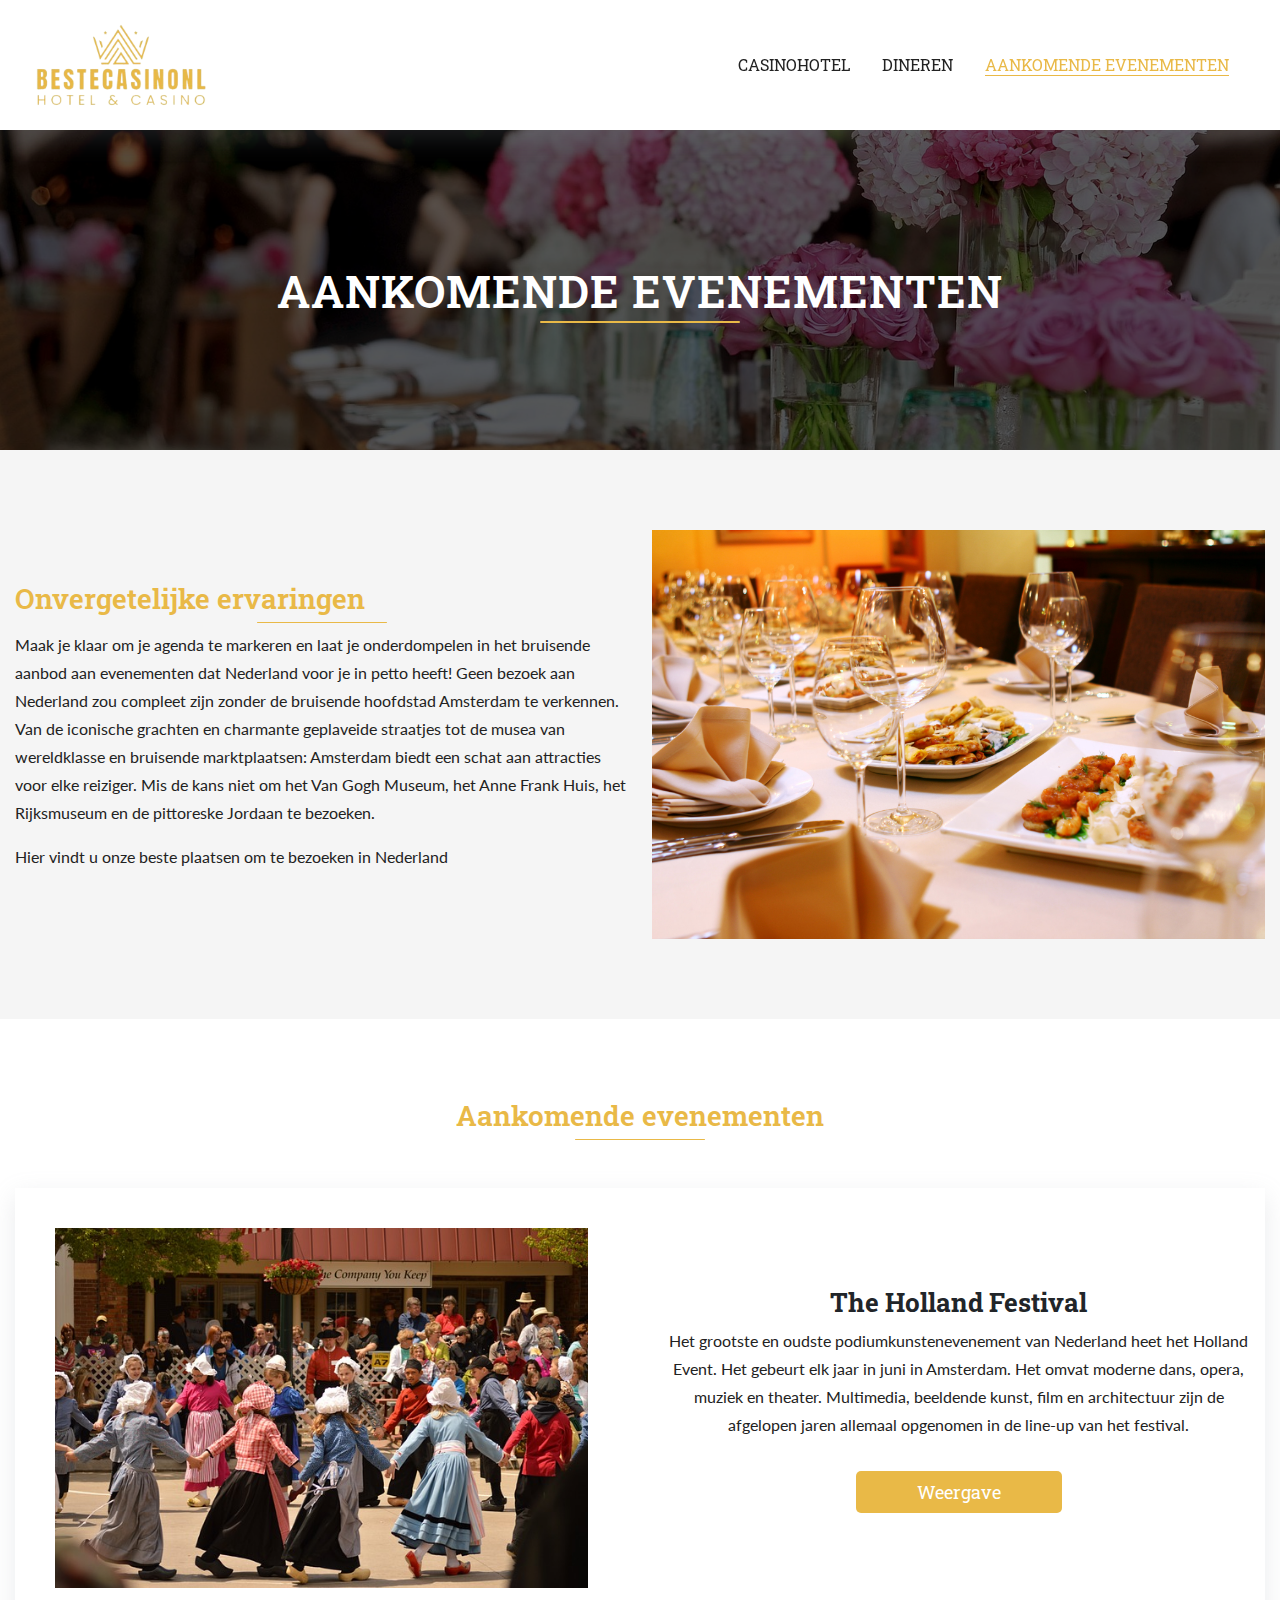
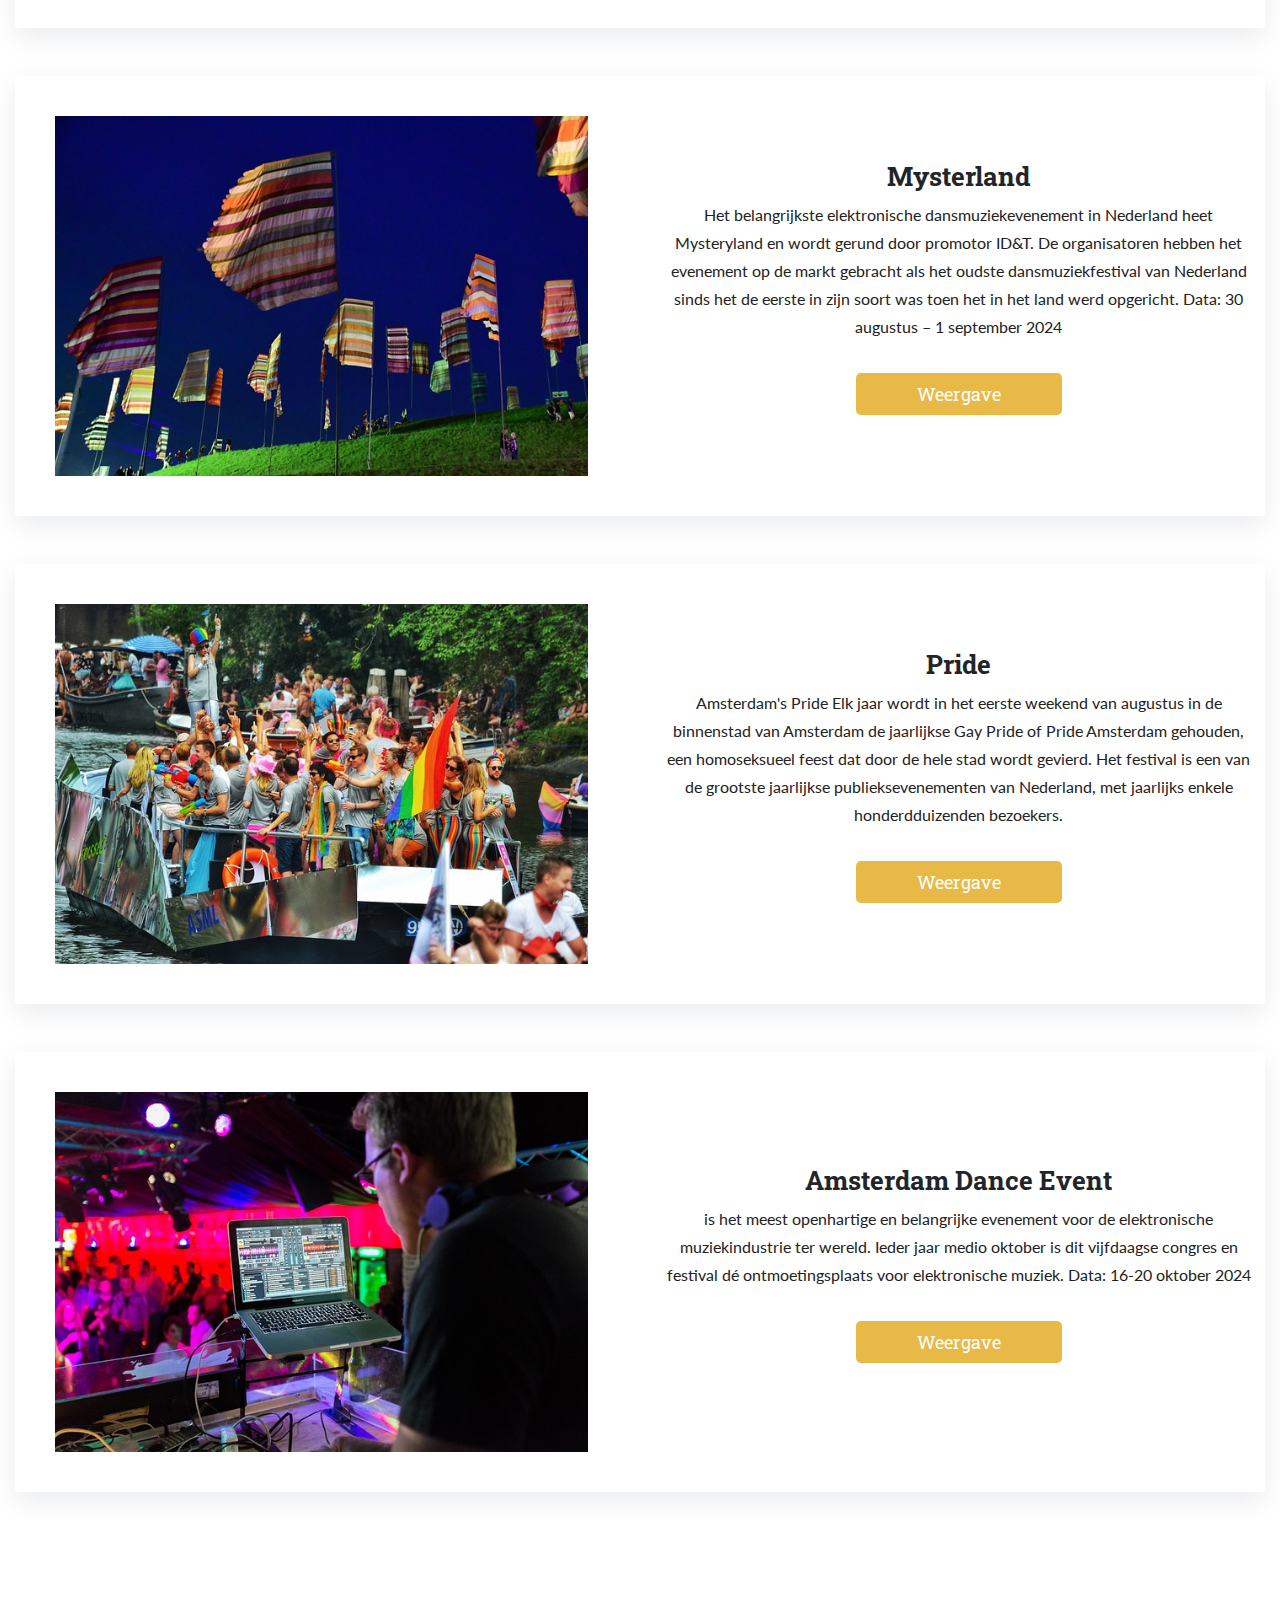
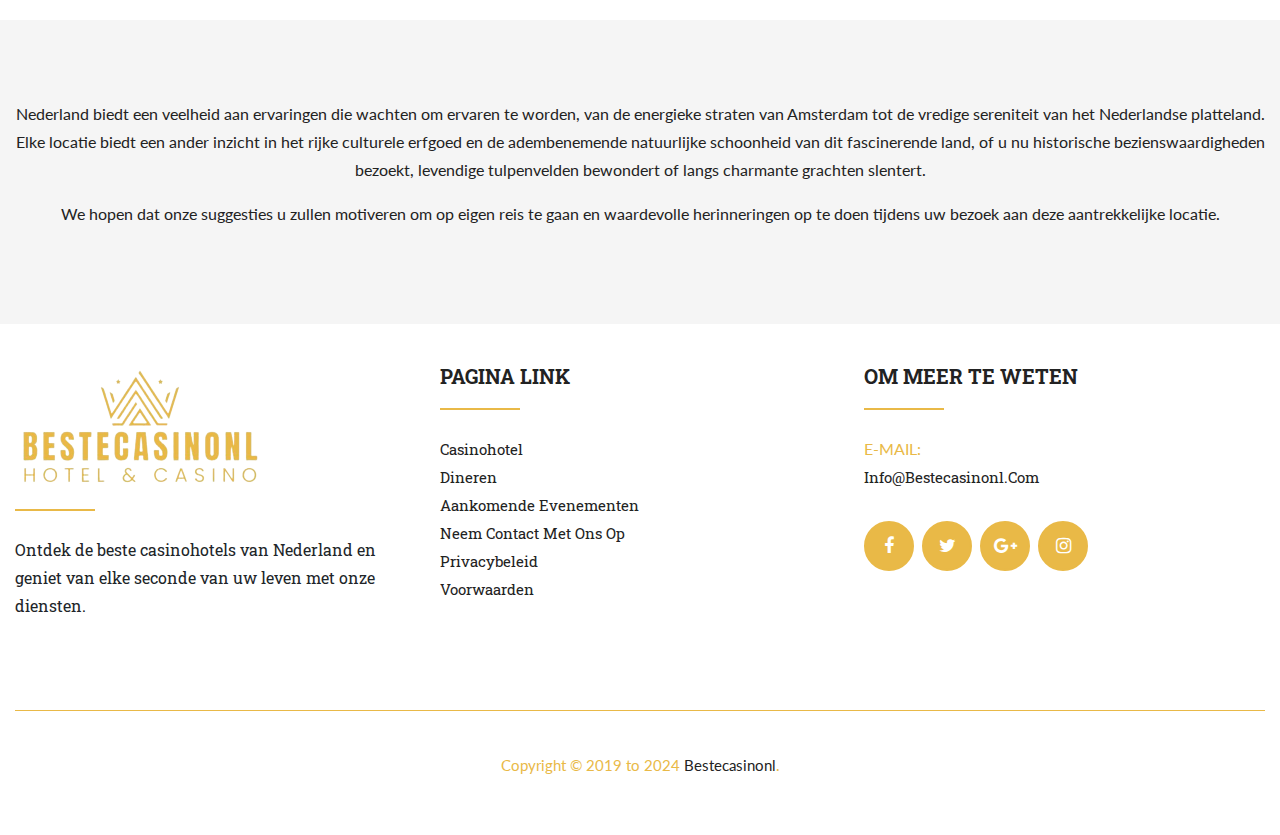
<file: Aankomende-evenementen.html>
<!DOCTYPE html>
<html lang="fr">

<head>
    <meta charset="UTF-8">
    <meta name="viewport" content="width=device-width, initial-scale=1.0">
    <title>Aankomende evenementen</title>
    <link rel="icon" href="assets/images/favicon.png" type="image/x-icon">
    <link rel="stylesheet" href="./assets/css/bootstrap.css">
    <link rel="stylesheet" href="./assets/css/style.css">
    <link rel="stylesheet" href="./assets/css/responsive.css">
    <!-- font  -->
    <link rel="stylesheet" href="https://cdnjs.cloudflare.com/ajax/libs/font-awesome/4.7.0/css/font-awesome.min.css">

    <link rel="preconnect" href="https://fonts.googleapis.com">
    <link rel="preconnect" href="https://fonts.gstatic.com" crossorigin>
    <link
        href="https://fonts.googleapis.com/css2?family=Cardo:wght@700&family=Cormorant+Garamond:wght@400;500;600;700&family=Lora:wght@400;500&family=Montserrat:wght@400;500;600&family=Palanquin+Dark:wght@500;600;700&family=Playfair+Display:wght@500;600;700&family=Roboto:wght@400;500&display=swap"
        rel="stylesheet">

    <link rel="preconnect" href="https://fonts.googleapis.com">
    <link rel="preconnect" href="https://fonts.gstatic.com" crossorigin>
    <link
        href="https://fonts.googleapis.com/css2?family=Cardo:wght@700&family=Cormorant+Garamond:wght@400;500;600;700&family=Lora:wght@400;500&family=Montserrat:wght@300;400;500&family=Palanquin+Dark:wght@500;600;700&family=Playfair+Display:wght@500;600;700&family=Roboto:wght@400;500&display=swap"
        rel="stylesheet">
</head>

<body>
    <!-- header -->
    <header>
        <nav class="nav container">
            <input type="checkbox" id="nav-check">
            <div class="nav-header">
                <div class="nav-title">
                    <a href="index.html" class="logo"><img src="assets/images/logo.png" alt="" class="img-fluid"></a>
                </div>
            </div>
            <div class="nav-btn">
                <label for="nav-check">
                    <span></span>
                    <span></span>
                    <span></span>
                </label>
            </div>
            <ul class="nav-list">
                <li><a href="casinohotel.html">Casinohotel</a></li>
                <li><a href="dineren.html">Dineren</a></li>
                <li><a href="Aankomende-evenementen.html" class="active">Aankomende evenementen</a></li>

            </ul>
        </nav>
    </header>
    <!-- banner -->
    <div id="banner" class="sub_banner home_page_banner">
        <img src="assets/images/eventsbanner.jpg" alt="sub_banner_img">
        <div class="container">
            <div class="sub_banner_content text-center">
                <div class="container">
                    <h1>Aankomende evenementen</h1>

                </div>


            </div>
        </div>
    </div>


    <div class="after_banner_section section">
        <div class="container">
            <div class="row align-items-center">
                <div class="col-lg-6">
                    <div class="left_side_ab">
                        <h2 class="mb-3">Onvergetelijke ervaringen</h2>
                        <p>Maak je klaar om je agenda te markeren en laat je onderdompelen in het bruisende aanbod aan
                            evenementen dat Nederland voor je in petto heeft! Geen bezoek aan Nederland zou compleet
                            zijn
                            zonder de bruisende hoofdstad Amsterdam te verkennen. Van de iconische grachten en charmante
                            geplaveide straatjes tot de musea van wereldklasse en bruisende marktplaatsen: Amsterdam
                            biedt
                            een schat aan attracties voor elke reiziger. Mis de kans niet om het Van Gogh Museum, het
                            Anne
                            Frank Huis, het Rijksmuseum en de pittoreske Jordaan te bezoeken.

                        </p>
                        <p>Hier vindt u onze beste plaatsen om te bezoeken in Nederland
                        </p>

                    </div>
                </div>
                <div class="col-lg-6">
                    <div class="right_side_ab">
                        <img src="assets/images/eventaside.jpg" alt="" class="img-fluid">
                    </div>
                </div>
            </div>
        </div>
    </div>


    <!-- luxury_hotels -->

    <div class="luxury_hotels section">
        <div class="container">
            <div class="row">
                <div class="col text-center mb-5">
                    <h2>Aankomende evenementen</h2>
                </div>
            </div>
            <div class="luxury_hotels_inner mb-5">
                <div class="row justify-content-center align-items-center">
                    <div class="col-lg-6">
                        <div class="luxhotel_card_further">
                            <a href="https://www.hollandfestival.nl/en" target="_blank">
                                <img src="assets/images/hollandfest.jpg" alt="" class="img-fluid">
                            </a>

                        </div>
                    </div>
                    <div class="col-lg-6">

                        <div class="content_card text-center">
                            <h3 class="mb-2">The Holland Festival</h3>
                            <p>Het grootste en oudste podiumkunstenevenement van Nederland heet het Holland Event. Het
                                gebeurt
                                elk jaar in juni in Amsterdam. Het omvat moderne dans, opera, muziek en theater.
                                Multimedia,
                                beeldende kunst, film en architectuur zijn de afgelopen jaren allemaal opgenomen in de
                                line-up van
                                het festival.

                            </p>
                            <div class="text-center py-4">
                                <a href="https://www.hollandfestival.nl/en" class="common_btn"
                                    target="_blank">Weergave</a>
                            </div>
                        </div>
                    </div>
                </div>
            </div>

            <div class="luxury_hotels_inner mb-5">
                <div class="row justify-content-center align-items-center">
                    <div class="col-lg-6">
                        <div class="luxhotel_card_further">
                            <a href="https://www.mysteryland.nl/" target="_blank">
                                <img src="assets/images/masterland.jpg" alt="" class="img-fluid">
                            </a>

                        </div>
                    </div>
                    <div class="col-lg-6">

                        <div class="content_card text-center">
                            <h3 class="mb-2">Mysterland</h3>
                            <p>Het belangrijkste elektronische dansmuziekevenement in Nederland heet Mysteryland en
                                wordt
                                gerund door promotor ID&T. De organisatoren hebben het evenement op de markt gebracht
                                als het
                                oudste dansmuziekfestival van Nederland sinds het de eerste in zijn soort was toen het
                                in het land
                                werd opgericht.
                                Data: 30 augustus – 1 september 2024
                            </p>
                            <div class="text-center py-4">
                                <a href="https://www.mysteryland.nl/" class="common_btn" target="_blank">Weergave</a>
                            </div>
                        </div>
                    </div>
                </div>
            </div>

            <div class="luxury_hotels_inner mb-5">
                <div class="row justify-content-center align-items-center">
                    <div class="col-lg-6">
                        <div class="luxhotel_card_further">
                            <a href="https://pride.amsterdam/en/" target="_blank">
                                <img src="assets/images/pride.jpg" alt="" class="img-fluid">
                            </a>

                        </div>
                    </div>
                    <div class="col-lg-6">

                        <div class="content_card text-center">
                            <h3 class="mb-2">Pride</h3>
                            <p>Amsterdam's Pride Elk jaar wordt in het eerste weekend van augustus in de binnenstad van
                                Amsterdam de jaarlijkse Gay Pride of Pride Amsterdam gehouden, een homoseksueel feest
                                dat door
                                de hele stad wordt gevierd. Het festival is een van de grootste jaarlijkse
                                publieksevenementen van
                                Nederland, met jaarlijks enkele honderdduizenden bezoekers.
                            </p>
                            <div class="text-center py-4">
                                <a href="https://pride.amsterdam/en/" class="common_btn" target="_blank">Weergave</a>
                            </div>
                        </div>
                    </div>
                </div>
            </div>


            <div class="luxury_hotels_inner mb-5">
                <div class="row justify-content-center align-items-center">
                    <div class="col-lg-6">
                        <div class="luxhotel_card_further">
                            <a href="https://www.amsterdam-dance-event.nl/en/" target="_blank">
                                <img src="assets/images/events.jpg" alt="" class="img-fluid">
                            </a>

                        </div>
                    </div>
                    <div class="col-lg-6">

                        <div class="content_card text-center">
                            <h3 class="mb-2">Amsterdam Dance Event</h3>
                            <p>is het meest openhartige en belangrijke evenement voor de elektronische
                                muziekindustrie ter wereld. Ieder jaar medio oktober is dit vijfdaagse congres en
                                festival dé
                                ontmoetingsplaats voor elektronische muziek. Data: 16-20 oktober
                                2024</p>
                            <div class="text-center py-4">
                                <a href="https://www.amsterdam-dance-event.nl/en/" class="common_btn"
                                    target="_blank">Weergave</a>
                            </div>
                        </div>
                    </div>
                </div>
            </div>




        </div>
    </div>
    <!-- bottom_text_section -->
    <div class="bottom_text_section section">
        <div class="container">
            <div class="row">
                <div class="col text-center">

                    <p>Nederland biedt een veelheid aan ervaringen die wachten om ervaren te worden, van de energieke
                        straten van Amsterdam tot de vredige sereniteit van het Nederlandse platteland. Elke locatie
                        biedt
                        een ander inzicht in het rijke culturele erfgoed en de adembenemende natuurlijke schoonheid van
                        dit
                        fascinerende land, of u nu historische bezienswaardigheden bezoekt, levendige tulpenvelden
                        bewondert of langs charmante grachten slentert.
                    </p>
                    <p>We hopen dat onze suggesties u zullen motiveren om op eigen reis te gaan en waardevolle
                        herinneringen op te doen tijdens uw bezoek aan deze aantrekkelijke locatie.
                    </p>
                </div>
            </div>
        </div>
    </div>

    <!-- footer section start -->
    <div class="footer">
        <div class="container">
            <div class="row">
                <div class="col-lg-4 col-sm-12 col-xs-12">
                    <div class="self_footer">
                        <a href="index.html">
                            <h4><img src="assets/images/logo.png" alt="logo"></h4>
                        </a>
                        <ul>
                            <li>Ontdek de beste casinohotels van Nederland en geniet van elke seconde van uw leven met
                                onze diensten.
                            </li>
                        </ul>
                    </div>
                </div>
                <div class="col-lg-4 col-sm-12 col-xs-12">
                    <div class="self_footer self_footer_address">
                        <h4>

                            PAGINA LINK</h4>
                        <ul>
                            <li><a href="casinohotel.html">Casinohotel</a></li>
                            <li><a href="dineren.html">Dineren</a></li>
                            <li><a href="Aankomende-evenementen.html">Aankomende evenementen</a></li>
                            <li><a href="contactus.html">Neem contact met ons op</a></li>
                            <li><a href="privacy_policy.html">Privacybeleid</a></li>
                            <li><a href="terms_and_conditions.html">Voorwaarden</a></li>

                        </ul>
                    </div>
                </div>
                <div class="col-lg-4 col-sm-12 col-xs-12">
                    <div class="self_footer self_footer_address">
                        <h4>Om meer te weten
                        </h4>
                        <div class="email">
                            <p>E-MAIL:
                            </p>
                            <ul>
                                <li>
                                    <a href="mailto:info@bestecasinonl.com">info@bestecasinonl.com</a>
                                </li>
                            </ul>
                        </div>
                        <div class="social_profile">
                            <ul>
                                <li><a href="#"><i class="fa fa-facebook" aria-hidden="true"></i></a></li>
                                <li><a href="#"><i class="fa fa-twitter" aria-hidden="true"></i></a></li>
                                <li><a href="#"><i class="fa fa-google-plus" aria-hidden="true"></i></a></li>
                                <li><a href="#"><i class="fa fa-instagram" aria-hidden="true"></i></a></li>
                            </ul>
                        </div>
                    </div>
                </div>
            </div>
            <div class="row">
                <div class="col-lg-12 col-sm-12 col-xs-12">
                    <p class="copyright">Copyright © 2019 to 2024 <a href="#">Bestecasinonl</a>.</p>
                </div>
            </div>
        </div>
    </div>
    <!-- footer section end -->

    <script src="https://code.jquery.com/jquery-3.7.1.min.js"
        integrity="sha256-/JqT3SQfawRcv/BIHPThkBvs0OEvtFFmqPF/lYI/Cxo=" crossorigin="anonymous"></script>
    <script src="./assets/js/bootstrap.bundle.js"></script>

</body>

</html>
</file>
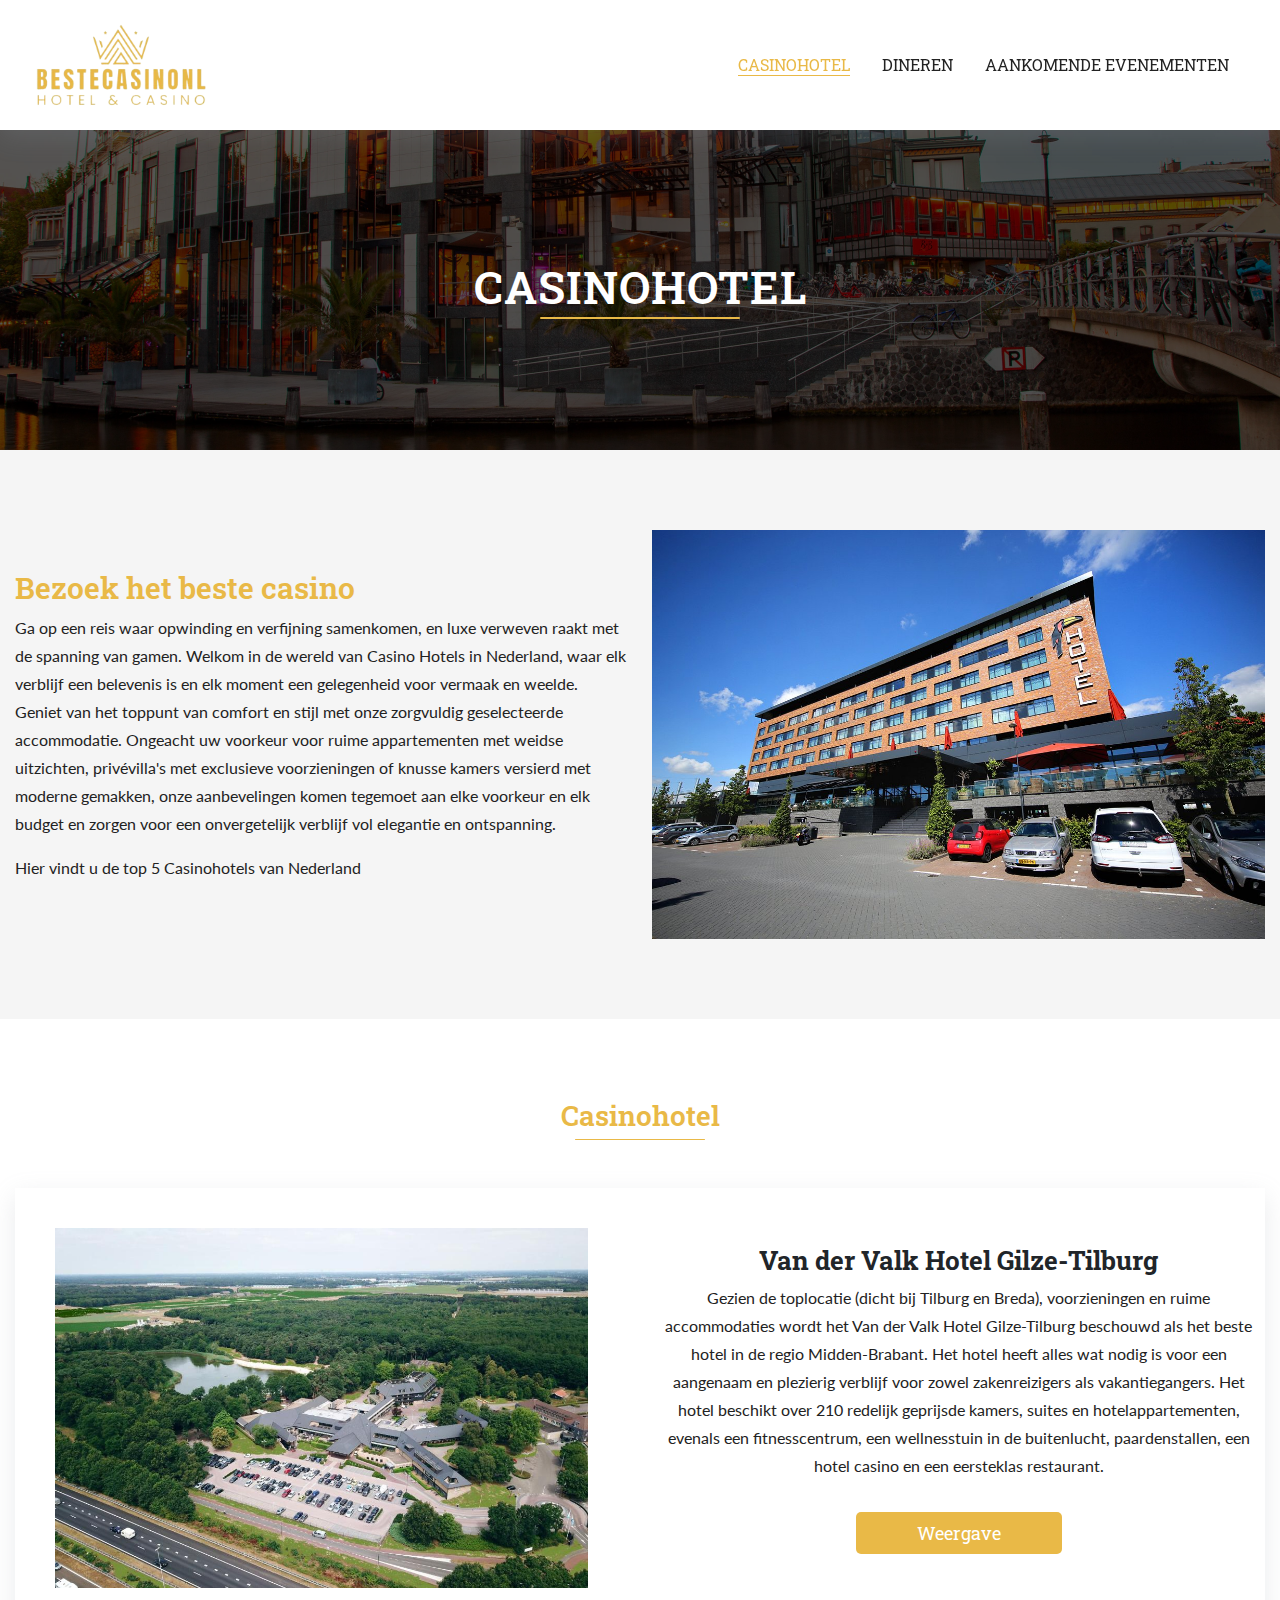
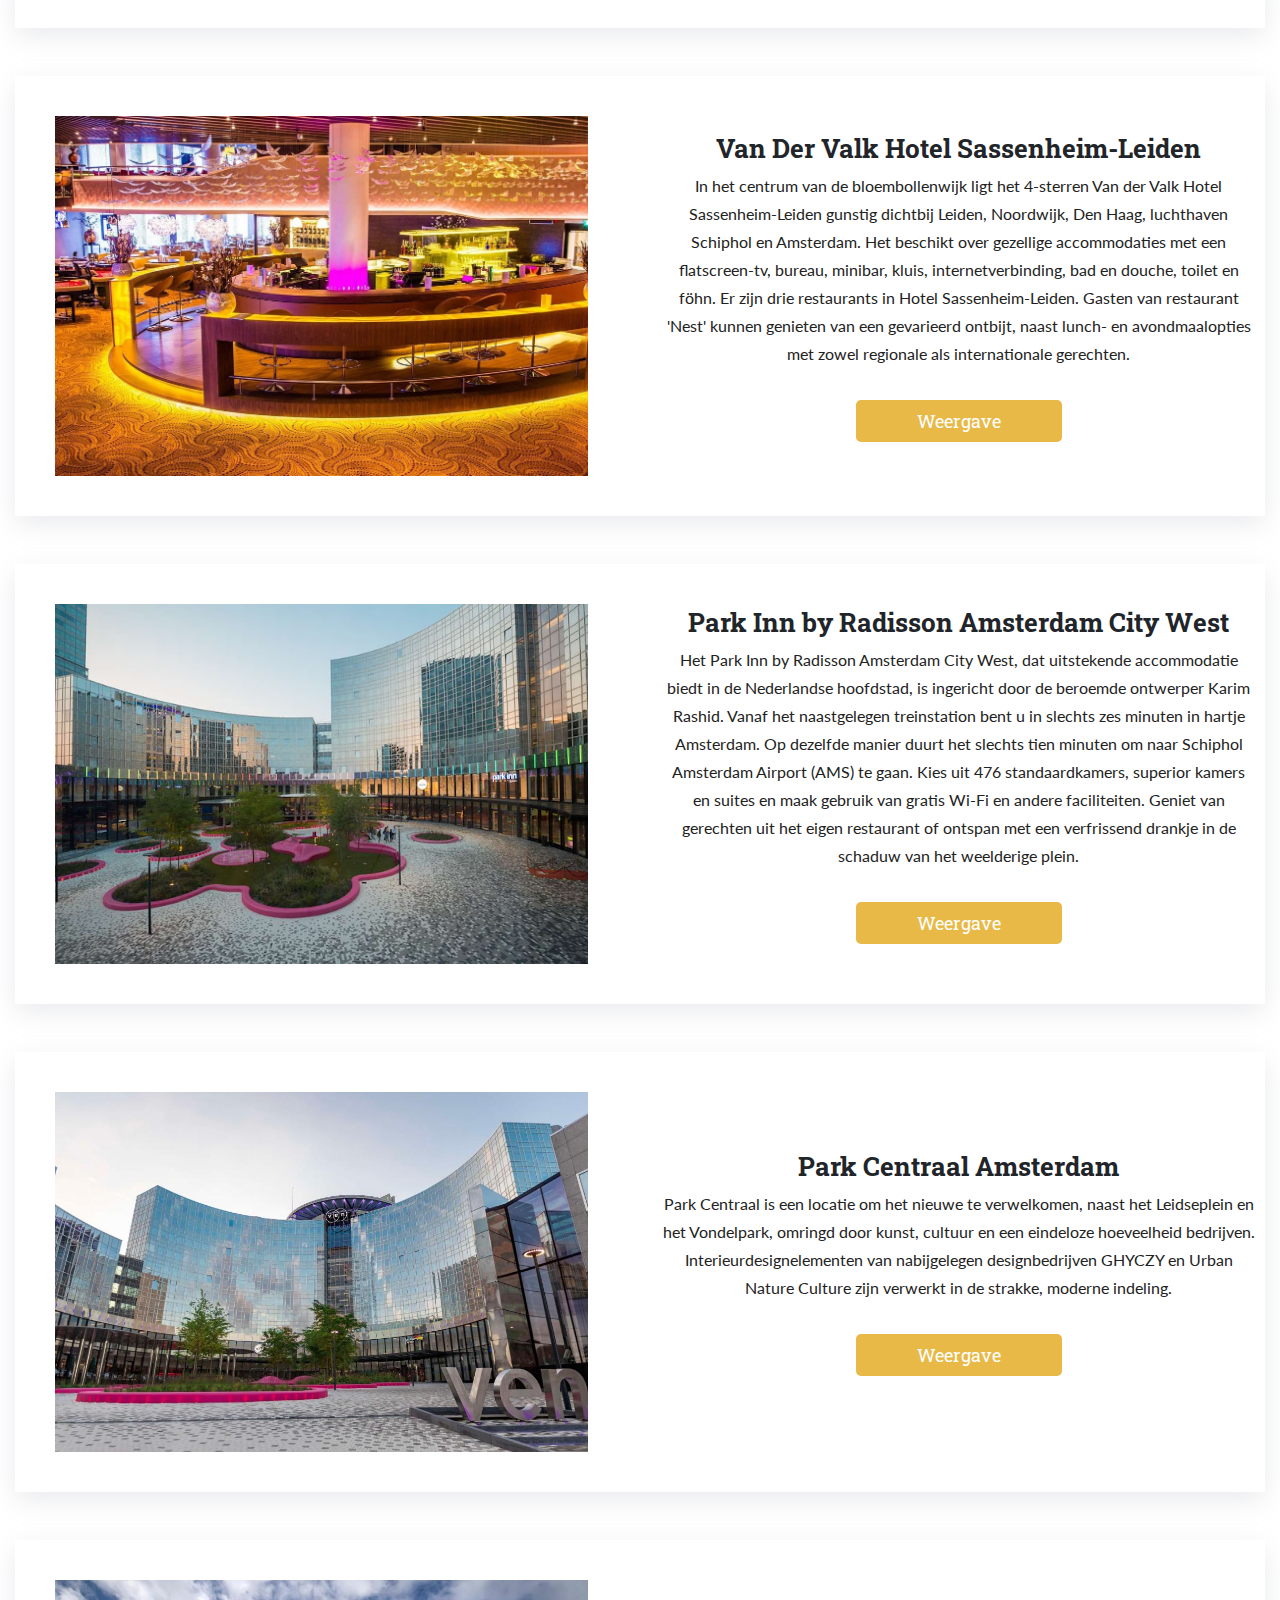
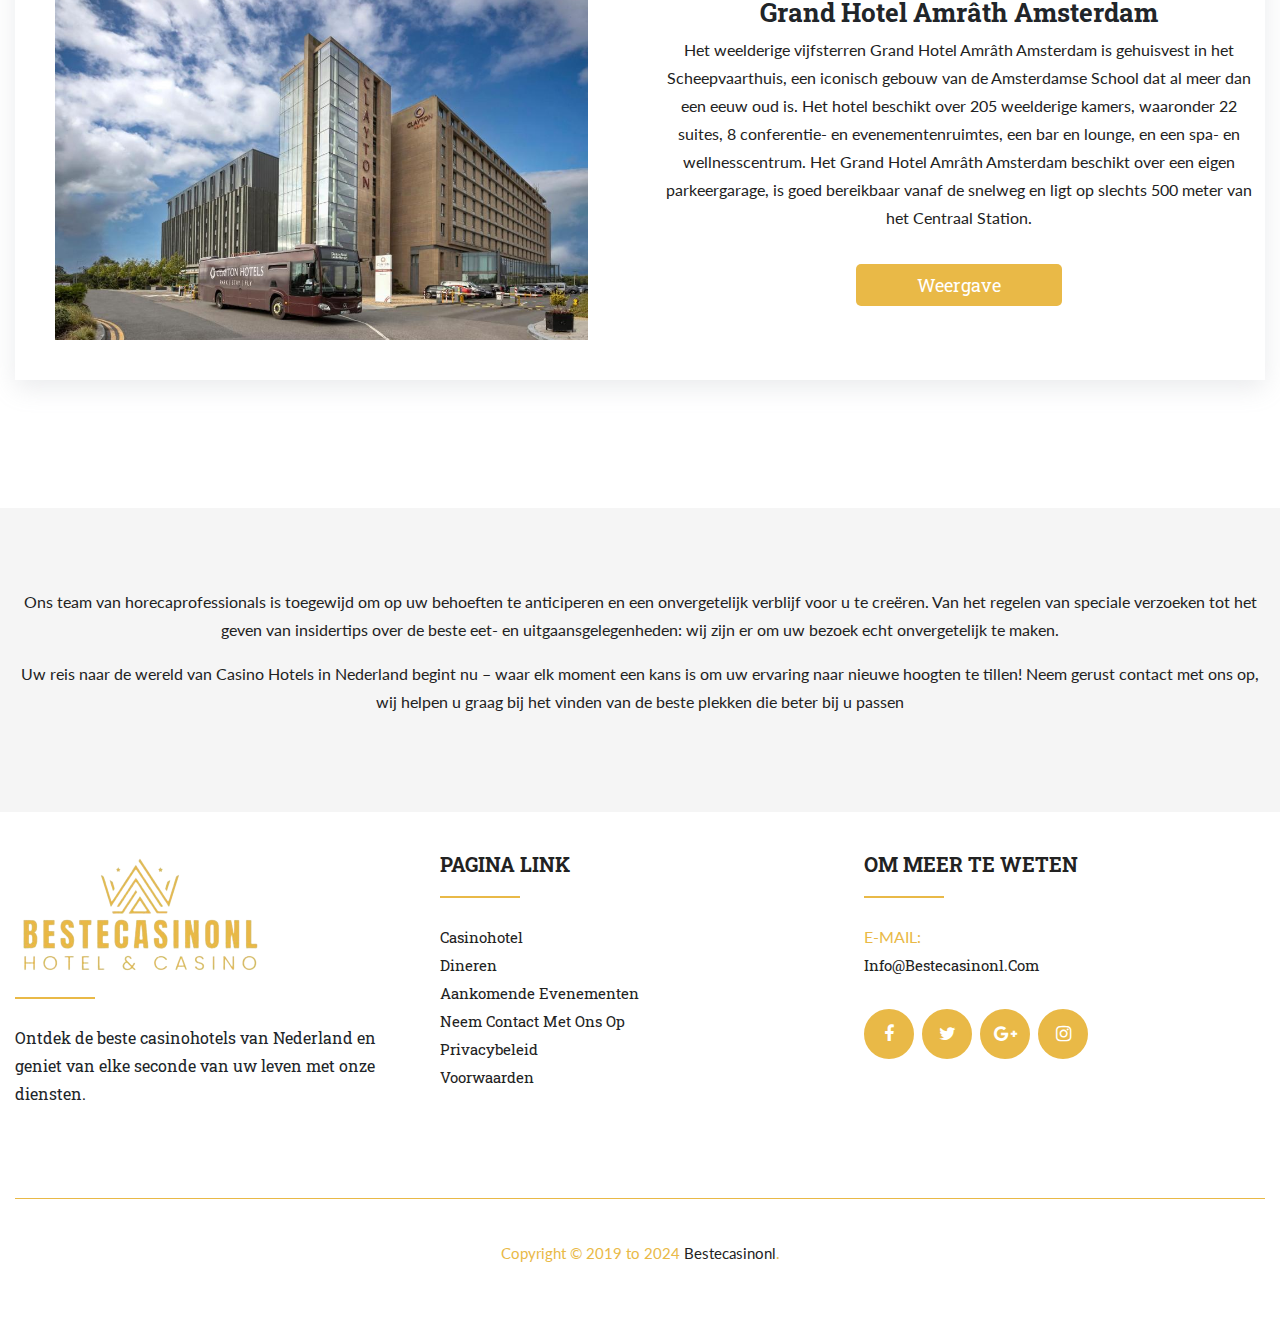
<file: casinohotel.html>
<!DOCTYPE html>
<html lang="">

<head>
    <meta charset="UTF-8">
    <meta name="viewport" content="width=device-width, initial-scale=1.0">
    <title>Casinohotel</title>
    <link rel="icon" href="assets/images/favicon.png" type="image/x-icon">
    <link rel="stylesheet" href="./assets/css/bootstrap.css">
    <link rel="stylesheet" href="./assets/css/style.css">
    <link rel="stylesheet" href="./assets/css/responsive.css">
    <!-- font  -->
    <link rel="stylesheet" href="https://cdnjs.cloudflare.com/ajax/libs/font-awesome/4.7.0/css/font-awesome.min.css">

    <link rel="preconnect" href="https://fonts.googleapis.com">
    <link rel="preconnect" href="https://fonts.gstatic.com" crossorigin>
    <link
        href="https://fonts.googleapis.com/css2?family=Cardo:wght@700&family=Cormorant+Garamond:wght@400;500;600;700&family=Lora:wght@400;500&family=Montserrat:wght@400;500;600&family=Palanquin+Dark:wght@500;600;700&family=Playfair+Display:wght@500;600;700&family=Roboto:wght@400;500&display=swap"
        rel="stylesheet">

    <link rel="preconnect" href="https://fonts.googleapis.com">
    <link rel="preconnect" href="https://fonts.gstatic.com" crossorigin>
    <link
        href="https://fonts.googleapis.com/css2?family=Cardo:wght@700&family=Cormorant+Garamond:wght@400;500;600;700&family=Lora:wght@400;500&family=Montserrat:wght@300;400;500&family=Palanquin+Dark:wght@500;600;700&family=Playfair+Display:wght@500;600;700&family=Roboto:wght@400;500&display=swap"
        rel="stylesheet">
</head>

<body>
    <!-- header -->
    <header>
        <nav class="nav container">
            <input type="checkbox" id="nav-check">
            <div class="nav-header">
                <div class="nav-title">
                    <a href="index.html" class="logo"><img src="assets/images/logo.png" alt="" class="img-fluid"></a>
                </div>
            </div>
            <div class="nav-btn">
                <label for="nav-check">
                    <span></span>
                    <span></span>
                    <span></span>
                </label>
            </div>
            <ul class="nav-list">
                <li><a href="casinohotel.html" class="active">Casinohotel</a></li>
                <li><a href="dineren.html">Dineren</a></li>
                <li><a href="Aankomende-evenementen.html">Aankomende evenementen</a></li>

            </ul>
        </nav>
    </header>
    <!-- banner -->
    <div id="banner" class="sub_banner home_page_banner">
        <img src="./assets/images/main_bg.webp" alt="sub_banner_img">
        <div class="container">
            <div class="sub_banner_content text-center">
                <div class="container">
                    <h1>CASINOHOTEL</h1>
                    <p class="text-white"></p>
                </div>


            </div>
        </div>
    </div>


    <div class="after_banner_section section">
        <div class="container">
            <div class="row align-items-center">
                <div class="col-lg-6">
                    <div class="left_side_ab">
                        <h5 class="special">Bezoek het beste casino</h5>
                        <p>Ga op een reis waar opwinding en verfijning samenkomen, en luxe verweven raakt met de
                            spanning
                            van gamen. Welkom in de wereld van Casino Hotels in Nederland, waar elk verblijf een
                            belevenis is
                            en elk moment een gelegenheid voor vermaak en weelde.
                            Geniet van het toppunt van comfort en stijl met onze zorgvuldig geselecteerde accommodatie.
                            Ongeacht uw voorkeur voor ruime appartementen met weidse uitzichten, privévilla's met
                            exclusieve
                            voorzieningen of knusse kamers versierd met moderne gemakken, onze aanbevelingen komen
                            tegemoet aan elke voorkeur en elk budget en zorgen voor een onvergetelijk verblijf vol
                            elegantie en
                            ontspanning.</p>
                        <p> Hier vindt u de top 5 Casinohotels van Nederland</p>
                    </div>
                </div>
                <div class="col-lg-6">
                    <div class="right_side_ab">
                        <img src="./assets/images/main_img.jpg" alt="" class="img-fluid">
                    </div>
                </div>
            </div>
        </div>
    </div>


    <!-- luxury_hotels -->

    <div class="luxury_hotels section">
        <div class="container">
            <div class="row">
                <div class="col text-center mb-5">
                    <h2>Casinohotel</h2>
                </div>
            </div>
            <div class="luxury_hotels_inner mb-5">
                <div class="row justify-content-center align-items-center">
                    <div class="col-lg-6">
                        <div class="luxhotel_card_further">
                            <a href="https://www.hotelgilzetilburg.nl/" target="_blank">
                                <img src="./assets/images/img1.jpg" alt="" class="img-fluid">
                            </a>

                        </div>
                    </div>
                    <div class="col-lg-6">

                        <div class="content_card text-center">
                            <h3 class="mb-2">Van der Valk Hotel Gilze-Tilburg</h3>
                            <p>Gezien de toplocatie (dicht bij Tilburg en Breda), voorzieningen en ruime accommodaties
                                wordt het
                                Van der Valk Hotel Gilze-Tilburg beschouwd als het beste hotel in de regio
                                Midden-Brabant. Het hotel
                                heeft alles wat nodig is voor een aangenaam en plezierig verblijf voor zowel
                                zakenreizigers als
                                vakantiegangers. Het hotel beschikt over 210 redelijk geprijsde kamers, suites en
                                hotelappartementen, evenals een fitnesscentrum, een wellnesstuin in de buitenlucht,
                                paardenstallen,
                                een hotel casino en een eersteklas restaurant.
                            </p>
                            <div class="text-center py-4">
                                <a href="https://www.hotelgilzetilburg.nl/" class="common_btn"
                                    target="_blank">Weergave</a>
                            </div>
                        </div>
                    </div>
                </div>
            </div>

            <div class="luxury_hotels_inner mb-5">
                <div class="row justify-content-center align-items-center">
                    <div class="col-lg-6">
                        <div class="luxhotel_card_further">
                            <a href="https://www.hotelsassenheim.nl/?utm_source=google&utm_medium=organic&utm_campaign=gmb_sassenheim"
                                target="_blank">
                                <img src="./assets/images/img2.jpg" alt="" class="img-fluid">
                            </a>

                        </div>
                    </div>
                    <div class="col-lg-6">

                        <div class="content_card text-center">
                            <h3 class="mb-2">Van Der Valk Hotel Sassenheim-Leiden</h3>
                            <p>In het centrum van de bloembollenwijk ligt het 4-sterren Van der Valk Hotel
                                Sassenheim-Leiden
                                gunstig dichtbij Leiden, Noordwijk, Den Haag, luchthaven Schiphol en Amsterdam. Het
                                beschikt over
                                gezellige accommodaties met een flatscreen-tv, bureau, minibar, kluis,
                                internetverbinding, bad en
                                douche, toilet en föhn. Er zijn drie restaurants in Hotel Sassenheim-Leiden. Gasten van
                                restaurant
                                'Nest' kunnen genieten van een gevarieerd ontbijt, naast lunch- en avondmaalopties met
                                zowel
                                regionale als internationale gerechten.
                            </p>
                            <div class="text-center py-4">
                                <a href="https://www.hotelsassenheim.nl/?utm_source=google&utm_medium=organic&utm_campaign=gmb_sassenheim"
                                    class="common_btn" target="_blank">Weergave</a>
                            </div>
                        </div>
                    </div>
                </div>
            </div>

            <div class="luxury_hotels_inner mb-5">
                <div class="row justify-content-center align-items-center">
                    <div class="col-lg-6">
                        <div class="luxhotel_card_further">
                            <a href="https://www.tripadvisor.com/Hotel_Review-g188590-d12386100-Reviews-Park_Inn_by_Radisson_Amsterdam_City_West-Amsterdam_North_Holland_Province.html"
                                target="_blank">
                                <img src="./assets/images/img3.jpg" alt="" class="img-fluid">
                            </a>

                        </div>
                    </div>
                    <div class="col-lg-6">

                        <div class="content_card text-center">
                            <h3 class="mb-2">Park Inn by Radisson Amsterdam City West</h3>
                            <p>Het Park Inn by Radisson Amsterdam City West, dat uitstekende accommodatie biedt in de
                                Nederlandse hoofdstad, is ingericht door de beroemde ontwerper Karim Rashid. Vanaf het
                                naastgelegen treinstation bent u in slechts zes minuten in hartje Amsterdam. Op dezelfde
                                manier
                                duurt het slechts tien minuten om naar Schiphol Amsterdam Airport (AMS) te gaan. Kies
                                uit 476
                                standaardkamers, superior kamers en suites en maak gebruik van gratis Wi-Fi en andere
                                faciliteiten.
                                Geniet van gerechten uit het eigen restaurant of ontspan met een verfrissend drankje in
                                de schaduw
                                van het weelderige plein.

                            </p>
                            <div class="text-center py-4">
                                <a href="https://www.tripadvisor.com/Hotel_Review-g188590-d12386100-Reviews-Park_Inn_by_Radisson_Amsterdam_City_West-Amsterdam_North_Holland_Province.html"
                                    class="common_btn" target="_blank">Weergave</a>
                            </div>
                        </div>
                    </div>
                </div>
            </div>

            <div class="luxury_hotels_inner mb-5">
                <div class="row justify-content-center align-items-center">
                    <div class="col-lg-6">
                        <div class="luxhotel_card_further">
                            <a href="https://www.parkcentraal.com/amsterdam/?gad_source=1&gclid=Cj0KCQjw-r-vBhC-ARIsAGgUO2A0otLa_QL2L5jgImNuVjKShFEEDa3s2QRnfAPbXyzVoOqgSoLOP5waAj5fEALw_wcB"
                                target="_blank">
                                <img src="./assets/images/img4.jpg" alt="" class="img-fluid">
                            </a>

                        </div>
                    </div>
                    <div class="col-lg-6">

                        <div class="content_card text-center">
                            <h3 class="mb-2">Park Centraal Amsterdam</h3>
                            <p>Park Centraal is een locatie om het nieuwe te verwelkomen, naast het Leidseplein en het
                                Vondelpark,
                                omringd door kunst, cultuur en een eindeloze hoeveelheid bedrijven.
                                Interieurdesignelementen van
                                nabijgelegen designbedrijven GHYCZY en Urban Nature Culture zijn verwerkt in de strakke,
                                moderne
                                indeling.
                            </p>
                            <div class="text-center py-4">
                                <a href="https://www.parkcentraal.com/amsterdam/?gad_source=1&gclid=Cj0KCQjw-r-vBhC-ARIsAGgUO2A0otLa_QL2L5jgImNuVjKShFEEDa3s2QRnfAPbXyzVoOqgSoLOP5waAj5fEALw_wcB"
                                    class="common_btn" target="_blank">Weergave</a>
                            </div>
                        </div>
                    </div>
                </div>
            </div>

            <div class="luxury_hotels_inner mb-5">
                <div class="row justify-content-center align-items-center">
                    <div class="col-lg-6">
                        <div class="luxhotel_card_further">
                            <a href="https://www.amrathamsterdam.com/" target="_blank">
                                <img src="./assets/images/img5.jpg" alt="" class="img-fluid">
                            </a>

                        </div>
                    </div>
                    <div class="col-lg-6">

                        <div class="content_card text-center">
                            <h3 class="mb-2">Grand Hotel Amrâth Amsterdam</h3>
                            <p>Het weelderige vijfsterren Grand Hotel Amrâth Amsterdam is gehuisvest in het
                                Scheepvaarthuis, een
                                iconisch gebouw van de Amsterdamse School dat al meer dan een eeuw oud is. Het hotel
                                beschikt
                                over 205 weelderige kamers, waaronder 22 suites, 8 conferentie- en evenementenruimtes,
                                een bar en
                                lounge, en een spa- en wellnesscentrum. Het Grand Hotel Amrâth Amsterdam beschikt over
                                een
                                eigen parkeergarage, is goed bereikbaar vanaf de snelweg en ligt op slechts 500 meter
                                van het
                                Centraal Station.

                            </p>
                            <div class="text-center py-4">
                                <a href="https://www.amrathamsterdam.com/" class="common_btn"
                                    target="_blank">Weergave</a>
                            </div>
                        </div>
                    </div>
                </div>
            </div>

        </div>
    </div>
    <!-- bottom_text_section -->
    <div class="bottom_text_section section">
        <div class="container">
            <div class="row">
                <div class="col text-center">
                    <p>Ons team van horecaprofessionals is toegewijd om op uw behoeften te anticiperen en een
                        onvergetelijk verblijf voor u te creëren. Van het regelen van speciale verzoeken tot het geven
                        van
                        insidertips over de beste eet- en uitgaansgelegenheden: wij zijn er om uw bezoek echt
                        onvergetelijk
                        te maken.
                    </p>
                    <p>Uw reis naar de wereld van Casino Hotels in Nederland begint nu – waar elk moment een kans is om
                        uw ervaring naar nieuwe hoogten te tillen! Neem gerust contact met ons op, wij helpen u graag
                        bij het
                        vinden van de beste plekken die beter bij u passen</p>

                </div>
            </div>
        </div>
    </div>

    <!-- footer section start -->
    <div class="footer">
        <div class="container">
            <div class="row">
                <div class="col-lg-4 col-sm-12 col-xs-12">
                    <div class="self_footer">
                        <a href="index.html">
                            <h4><img src="assets/images/logo.png" alt="logo"></h4>
                        </a>
                        <ul>
                            <li>Ontdek de beste casinohotels van Nederland en geniet van elke seconde van uw leven met
                                onze diensten.
                            </li>
                        </ul>
                    </div>
                </div>
                <div class="col-lg-4 col-sm-12 col-xs-12">
                    <div class="self_footer self_footer_address">
                        <h4>

                            PAGINA LINK</h4>
                        <ul>
                            <li><a href="casinohotel.html">Casinohotel</a></li>
                            <li><a href="dineren.html">Dineren</a></li>
                            <li><a href="Aankomende-evenementen.html">Aankomende evenementen</a></li>
                            <li><a href="contactus.html">Neem contact met ons op</a></li>
                            <li><a href="privacy_policy.html">Privacybeleid</a></li>
                            <li><a href="terms_and_conditions.html">Voorwaarden</a></li>

                        </ul>
                    </div>
                </div>
                <div class="col-lg-4 col-sm-12 col-xs-12">
                    <div class="self_footer self_footer_address">
                        <h4>Om meer te weten
                        </h4>
                        <div class="email">
                            <p>E-MAIL:
                            </p>
                            <ul>
                                <li>
                                    <a href="mailto:info@bestecasinonl.com">info@bestecasinonl.com</a>
                                </li>
                            </ul>
                        </div>
                        <div class="social_profile">
                            <ul>
                                <li><a href="#"><i class="fa fa-facebook" aria-hidden="true"></i></a></li>
                                <li><a href="#"><i class="fa fa-twitter" aria-hidden="true"></i></a></li>
                                <li><a href="#"><i class="fa fa-google-plus" aria-hidden="true"></i></a></li>
                                <li><a href="#"><i class="fa fa-instagram" aria-hidden="true"></i></a></li>
                            </ul>
                        </div>
                    </div>
                </div>
            </div>
            <div class="row">
                <div class="col-lg-12 col-sm-12 col-xs-12">
                    <p class="copyright">Copyright © 2019 to 2024 <a href="#">Bestecasinonl</a>.</p>
                </div>
            </div>
        </div>
    </div>
    <!-- footer section end -->
    <script src="https://code.jquery.com/jquery-3.7.1.min.js"
        integrity="sha256-/JqT3SQfawRcv/BIHPThkBvs0OEvtFFmqPF/lYI/Cxo=" crossorigin="anonymous"></script>
    <script src="./assets/js/bootstrap.bundle.js"></script>

</body>

</html>
</file>
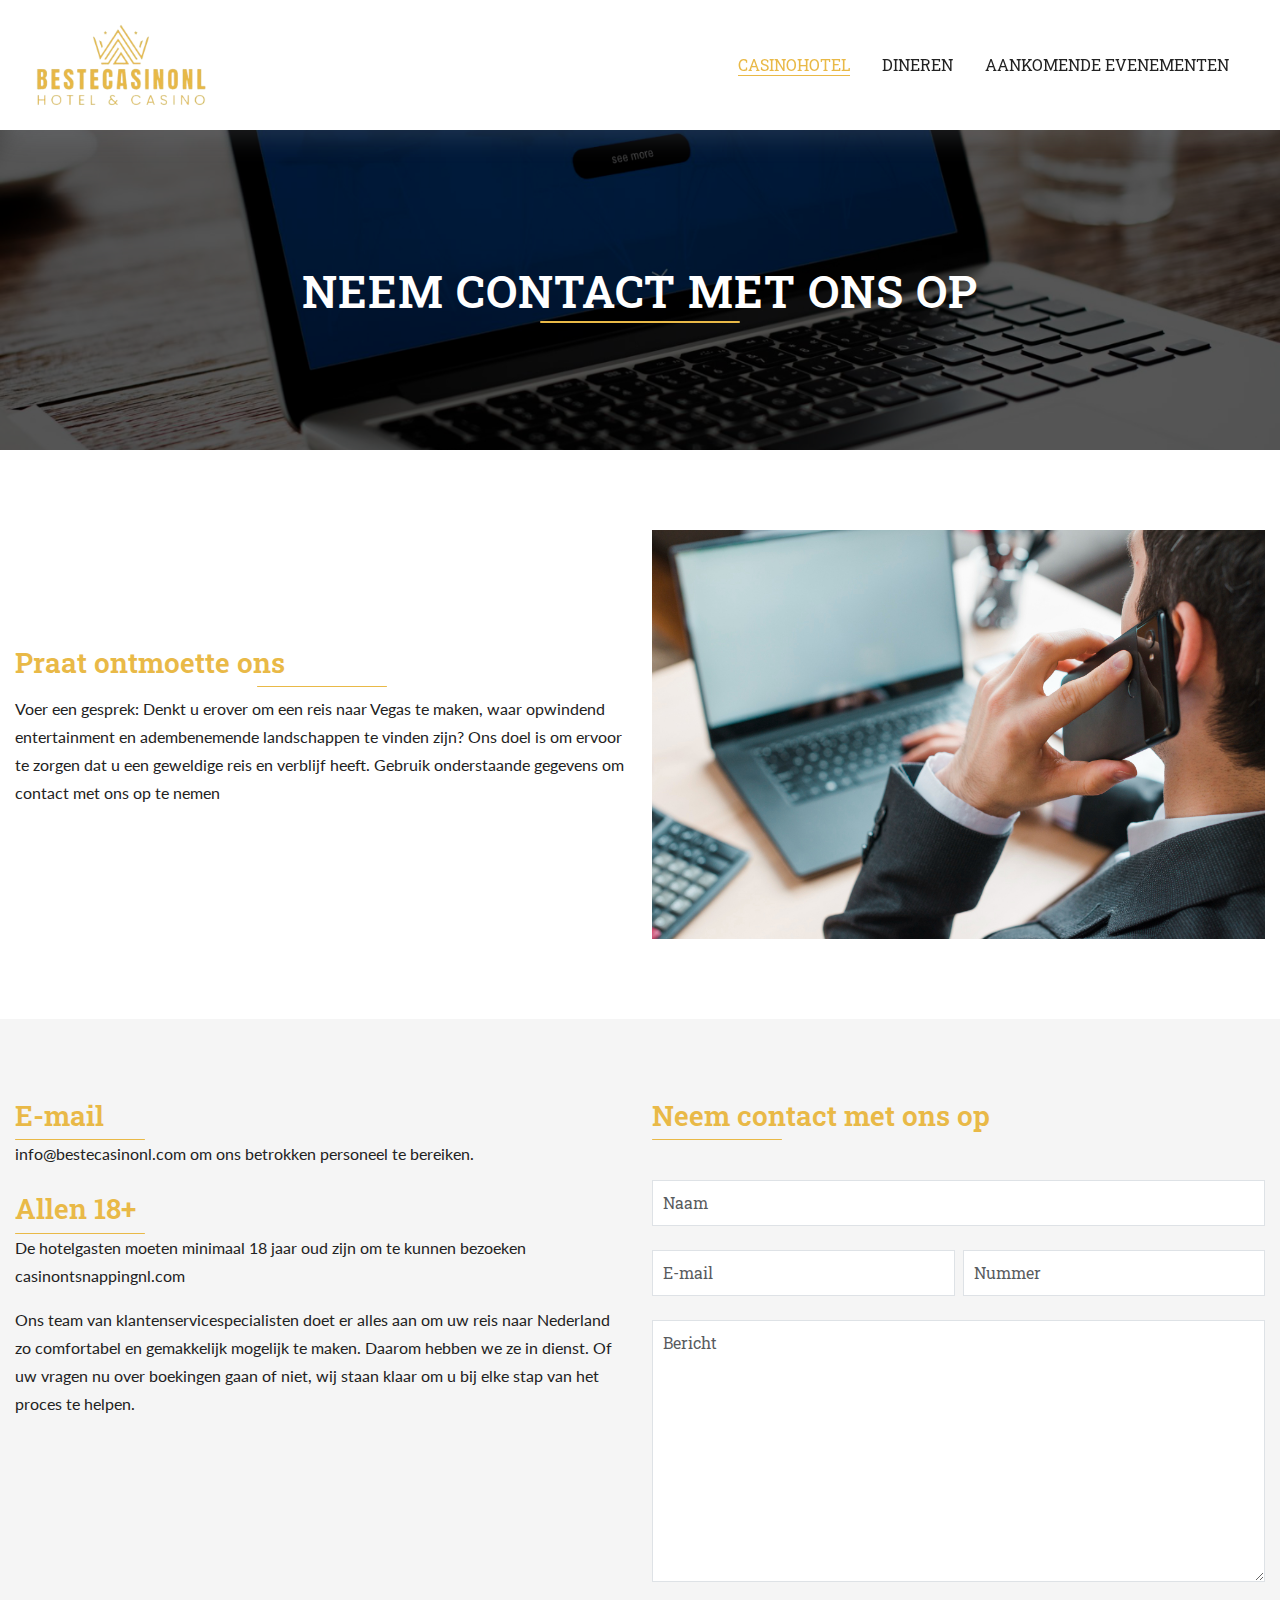
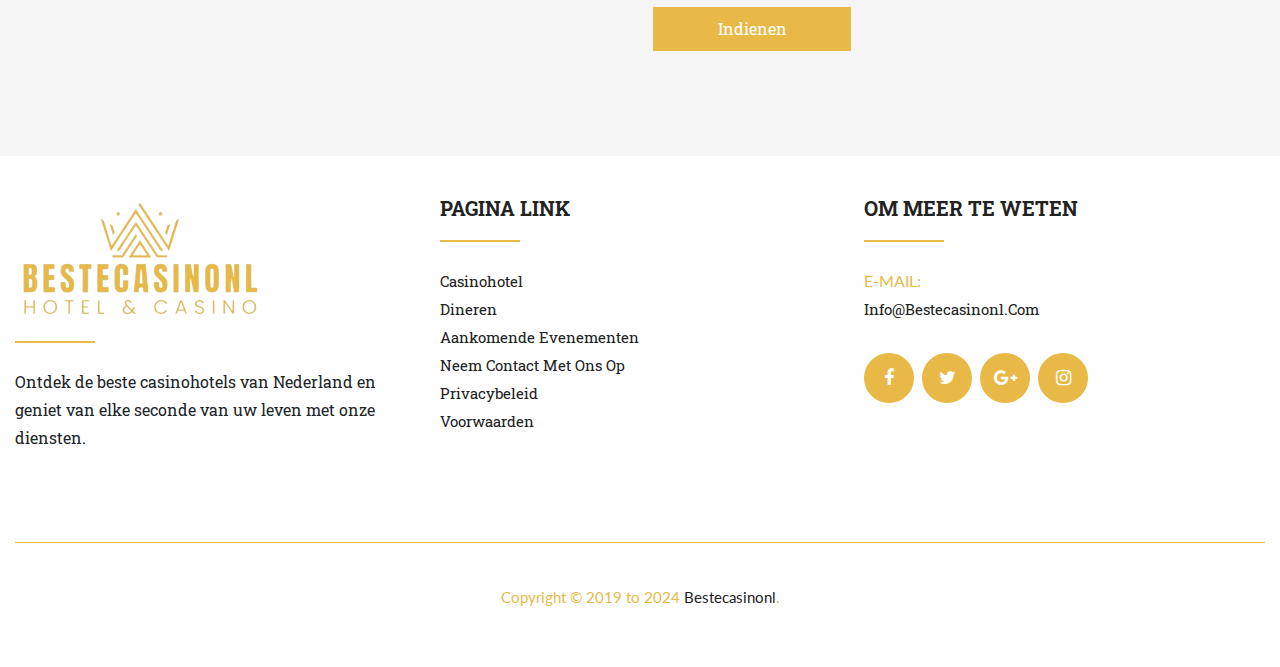
<file: contactus.html>
<!DOCTYPE html>
<html lang="fr">

<head>
    <meta charset="UTF-8">
    <meta name="viewport" content="width=device-width, initial-scale=1.0">
    <title>Neem contact met ons op</title>
    <link rel="icon" href="assets/images/favicon.png" type="image/x-icon">
    <link rel="stylesheet" href="./assets/css/bootstrap.css">
    <link rel="stylesheet" href="./assets/css/style.css">
    <link rel="stylesheet" href="./assets/css/responsive.css">
    <!-- font  -->
    <link rel="stylesheet" href="https://cdnjs.cloudflare.com/ajax/libs/font-awesome/4.7.0/css/font-awesome.min.css">

    <link rel="preconnect" href="https://fonts.googleapis.com">
    <link rel="preconnect" href="https://fonts.gstatic.com" crossorigin>
    <link
        href="https://fonts.googleapis.com/css2?family=Cardo:wght@700&family=Cormorant+Garamond:wght@400;500;600;700&family=Lora:wght@400;500&family=Montserrat:wght@400;500;600&family=Palanquin+Dark:wght@500;600;700&family=Playfair+Display:wght@500;600;700&family=Roboto:wght@400;500&display=swap"
        rel="stylesheet">

    <link rel="preconnect" href="https://fonts.googleapis.com">
    <link rel="preconnect" href="https://fonts.gstatic.com" crossorigin>
    <link
        href="https://fonts.googleapis.com/css2?family=Cardo:wght@700&family=Cormorant+Garamond:wght@400;500;600;700&family=Lora:wght@400;500&family=Montserrat:wght@300;400;500&family=Palanquin+Dark:wght@500;600;700&family=Playfair+Display:wght@500;600;700&family=Roboto:wght@400;500&display=swap"
        rel="stylesheet">
</head>

<body>
    <!-- header -->
    <header>
        <nav class="nav container">
            <input type="checkbox" id="nav-check">
            <div class="nav-header">
                <div class="nav-title">
                    <a href="index.html" class="logo"><img src="assets/images/logo.png" alt="" class="img-fluid"></a>
                </div>
            </div>
            <div class="nav-btn">
                <label for="nav-check">
                    <span></span>
                    <span></span>
                    <span></span>
                </label>
            </div>
            <ul class="nav-list">
                <li><a href="casinohotel.html" class="active">Casinohotel</a></li>
                <li><a href="dineren.html">Dineren</a></li>
                <li><a href="Aankomende-evenementen.html">Aankomende evenementen</a></li>

            </ul>
        </nav>
    </header>
    <!-- banner -->
    <div id="banner" class="sub_banner home_page_banner">
        <img src="assets/images/contactusbanner.jpg" alt="sub_banner_img">
        <div class="container">
            <div class="sub_banner_content text-center">
                <div class="container">
                    <h1>Neem contact met ons op</h1>

                </div>


            </div>
        </div>
    </div>


    <div class="after_banner_section section_contact">
        <div class="container">
            <div class="row align-items-center">
                <div class="col-lg-6">
                    <div class="left_side_ab">
                        <h2 class="mb-3">Praat ontmoette ons</h2>
                        <p>Voer een gesprek: Denkt u erover om een reis naar Vegas te maken, waar opwindend
                            entertainment
                            en adembenemende landschappen te vinden zijn? Ons doel is om ervoor te zorgen dat u een
                            geweldige reis en verblijf heeft. Gebruik onderstaande gegevens om contact met ons op te
                            nemen</p>

                    </div>
                </div>
                <div class="col-lg-6">
                    <div class="right_side_ab">
                        <img src="assets/images/contactaside.jpg" alt="" class="img-fluid">
                    </div>
                </div>
            </div>
        </div>
    </div>



    <div class="about_us section">
        <div class="container">

            <!-- <h2 class="text-center mb-5">Persónuverndarstefna</h2> -->
            <div class="row mb-4">
                <div class="col-lg-6">
                    <h2 class="mb-2 ">E-mail</h2>
                    <p>info@bestecasinonl.com om ons betrokken personeel te bereiken.</p>

                    <h2 class="mt-4 mb-2">Allen 18+</h2>
                    <p>De hotelgasten moeten minimaal 18 jaar oud zijn om te kunnen bezoeken casinontsnappingnl.com</p>

                    <p>Ons team van klantenservicespecialisten doet er alles aan om uw reis naar Nederland zo
                        comfortabel en gemakkelijk mogelijk te maken. Daarom hebben we ze in dienst. Of uw
                        vragen nu over boekingen gaan of niet, wij staan klaar om u bij elke stap van het proces te
                        helpen.</p>

                </div>
                <div class="col-lg-6">
                    <div class="right_side_first">
                        <!-- <img src="./assets/images/Homebanner.jpeg" alt="" class="img-fluid"> -->
                        <h2 class="mb-5">
                            Neem contact met ons op</h2>
                        <form action="#">
                            <div class="div mb-4">
                                <input type="text" placeholder="Naam" class="form-control ">
                            </div>
                            <div class="div  mb-4 d-flex">
                                <input type="email" placeholder="E-mail" class="form-control me-2">
                                <input type="number" placeholder="Nummer" class="form-control">
                            </div>
                            <div class="div mb-4">
                                <textarea class="form-control" placeholder="Bericht " rows="10"></textarea>
                            </div>
                            <div class="div">
                                <input type="Submit" value="Indienen" class="form-control sub_btn">
                            </div>
                        </form>
                    </div>
                </div>
            </div>
        </div>
    </div>
    </div>
    <!-- bottom_text_section -->


    <!-- footer section start -->
    <div class="footer">
        <div class="container">
            <div class="row">
                <div class="col-lg-4 col-sm-12 col-xs-12">
                    <div class="self_footer">
                        <a href="index.html">
                            <h4><img src="assets/images/logo.png" alt="logo"></h4>
                        </a>
                        <ul>
                            <li>Ontdek de beste casinohotels van Nederland en geniet van elke seconde van uw leven met
                                onze diensten.
                            </li>
                        </ul>
                    </div>
                </div>
                <div class="col-lg-4 col-sm-12 col-xs-12">
                    <div class="self_footer self_footer_address">
                        <h4>

                            PAGINA LINK</h4>
                        <ul>
                            <li><a href="casinohotel.html">Casinohotel</a></li>
                            <li><a href="dineren.html">Dineren</a></li>
                            <li><a href="Aankomende-evenementen.html">Aankomende evenementen</a></li>
                            <li><a href="contactus.html">Neem contact met ons op</a></li>
                            <li><a href="privacy_policy.html">Privacybeleid</a></li>
                            <li><a href="terms_and_conditions.html">Voorwaarden</a></li>

                        </ul>
                    </div>
                </div>
                <div class="col-lg-4 col-sm-12 col-xs-12">
                    <div class="self_footer self_footer_address">
                        <h4>Om meer te weten
                        </h4>
                        <div class="email">
                            <p>E-MAIL:
                            </p>
                            <ul>
                                <li>
                                    <a href="mailto:info@bestecasinonl.com">info@bestecasinonl.com</a>
                                </li>
                            </ul>
                        </div>
                        <div class="social_profile">
                            <ul>
                                <li><a href="#"><i class="fa fa-facebook" aria-hidden="true"></i></a></li>
                                <li><a href="#"><i class="fa fa-twitter" aria-hidden="true"></i></a></li>
                                <li><a href="#"><i class="fa fa-google-plus" aria-hidden="true"></i></a></li>
                                <li><a href="#"><i class="fa fa-instagram" aria-hidden="true"></i></a></li>
                            </ul>
                        </div>
                    </div>
                </div>
            </div>
            <div class="row">
                <div class="col-lg-12 col-sm-12 col-xs-12">
                    <p class="copyright">Copyright © 2019 to 2024 <a href="#">Bestecasinonl</a>.</p>
                </div>
            </div>
        </div>
    </div>
    <!-- footer section end -->
    <script src="https://code.jquery.com/jquery-3.7.1.min.js"
        integrity="sha256-/JqT3SQfawRcv/BIHPThkBvs0OEvtFFmqPF/lYI/Cxo=" crossorigin="anonymous"></script>
    <script src="./assets/js/bootstrap.bundle.js"></script>

</body>

</html>
</file>
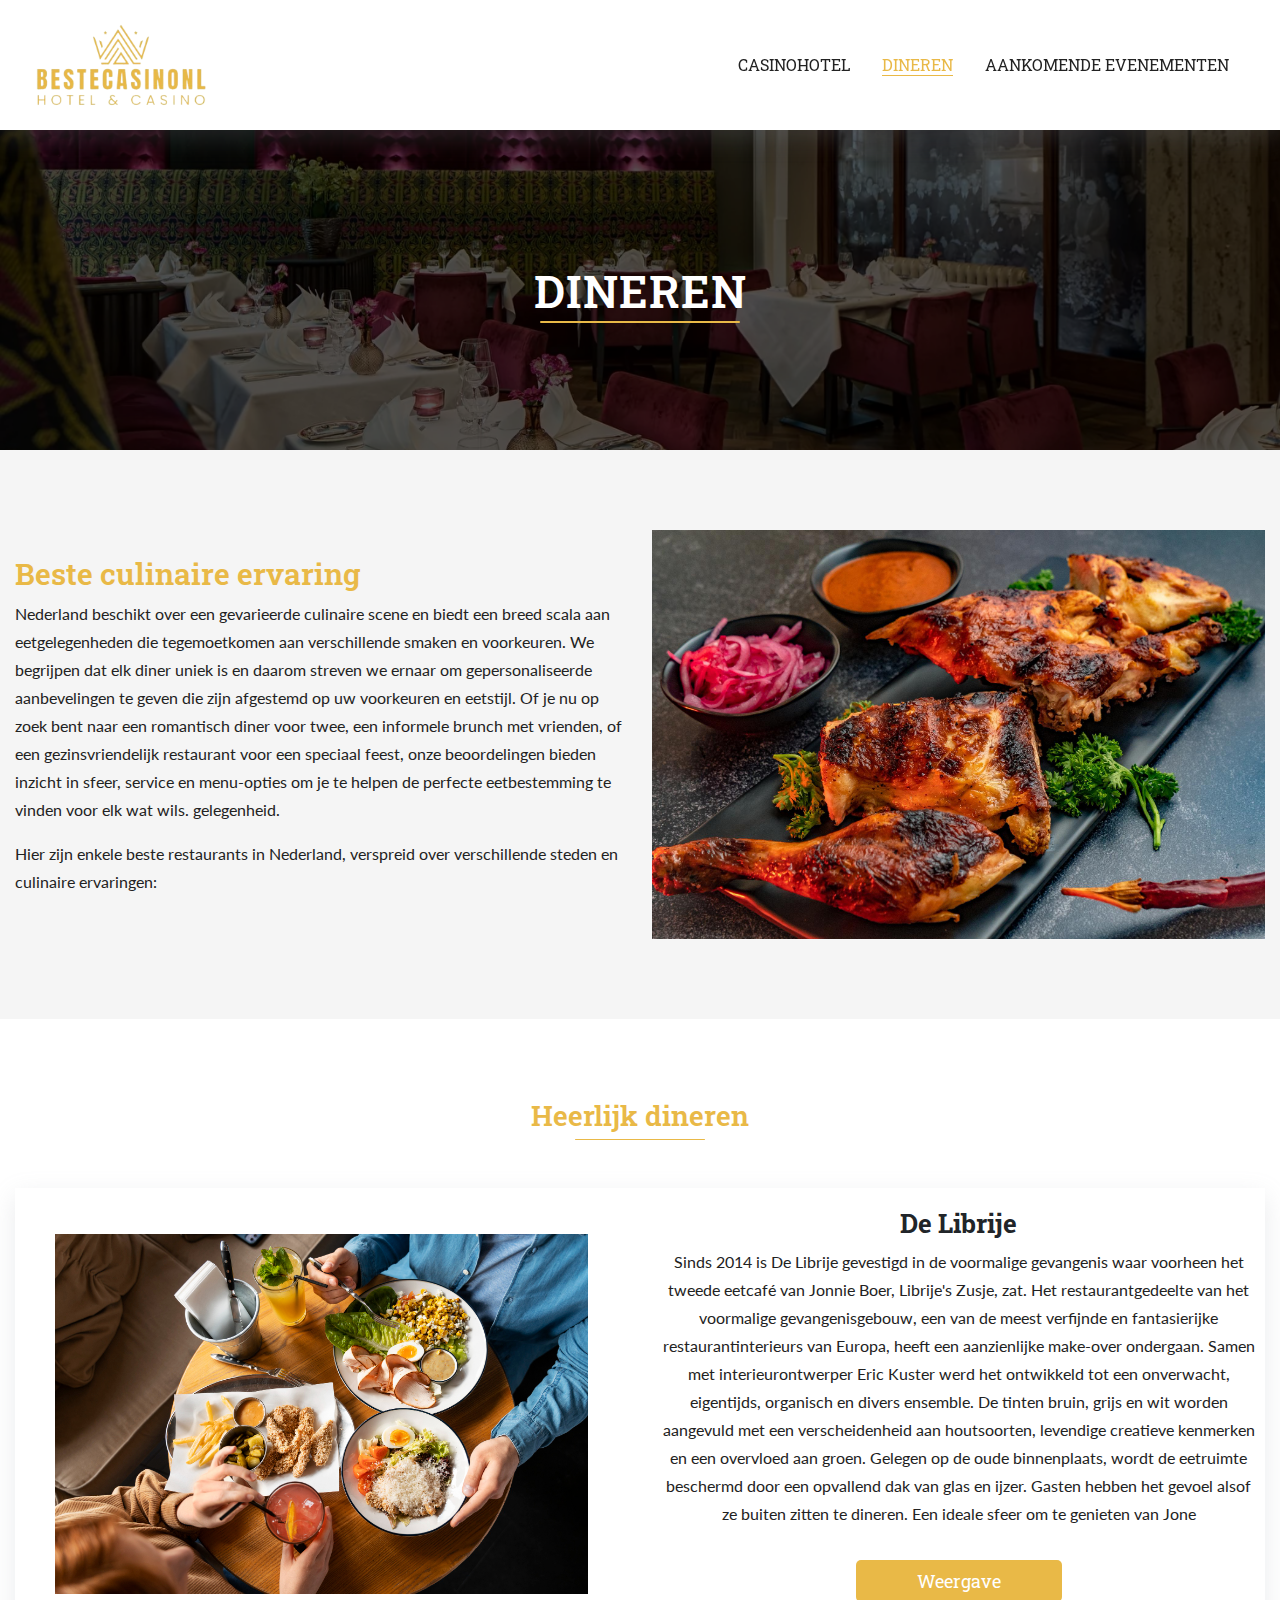
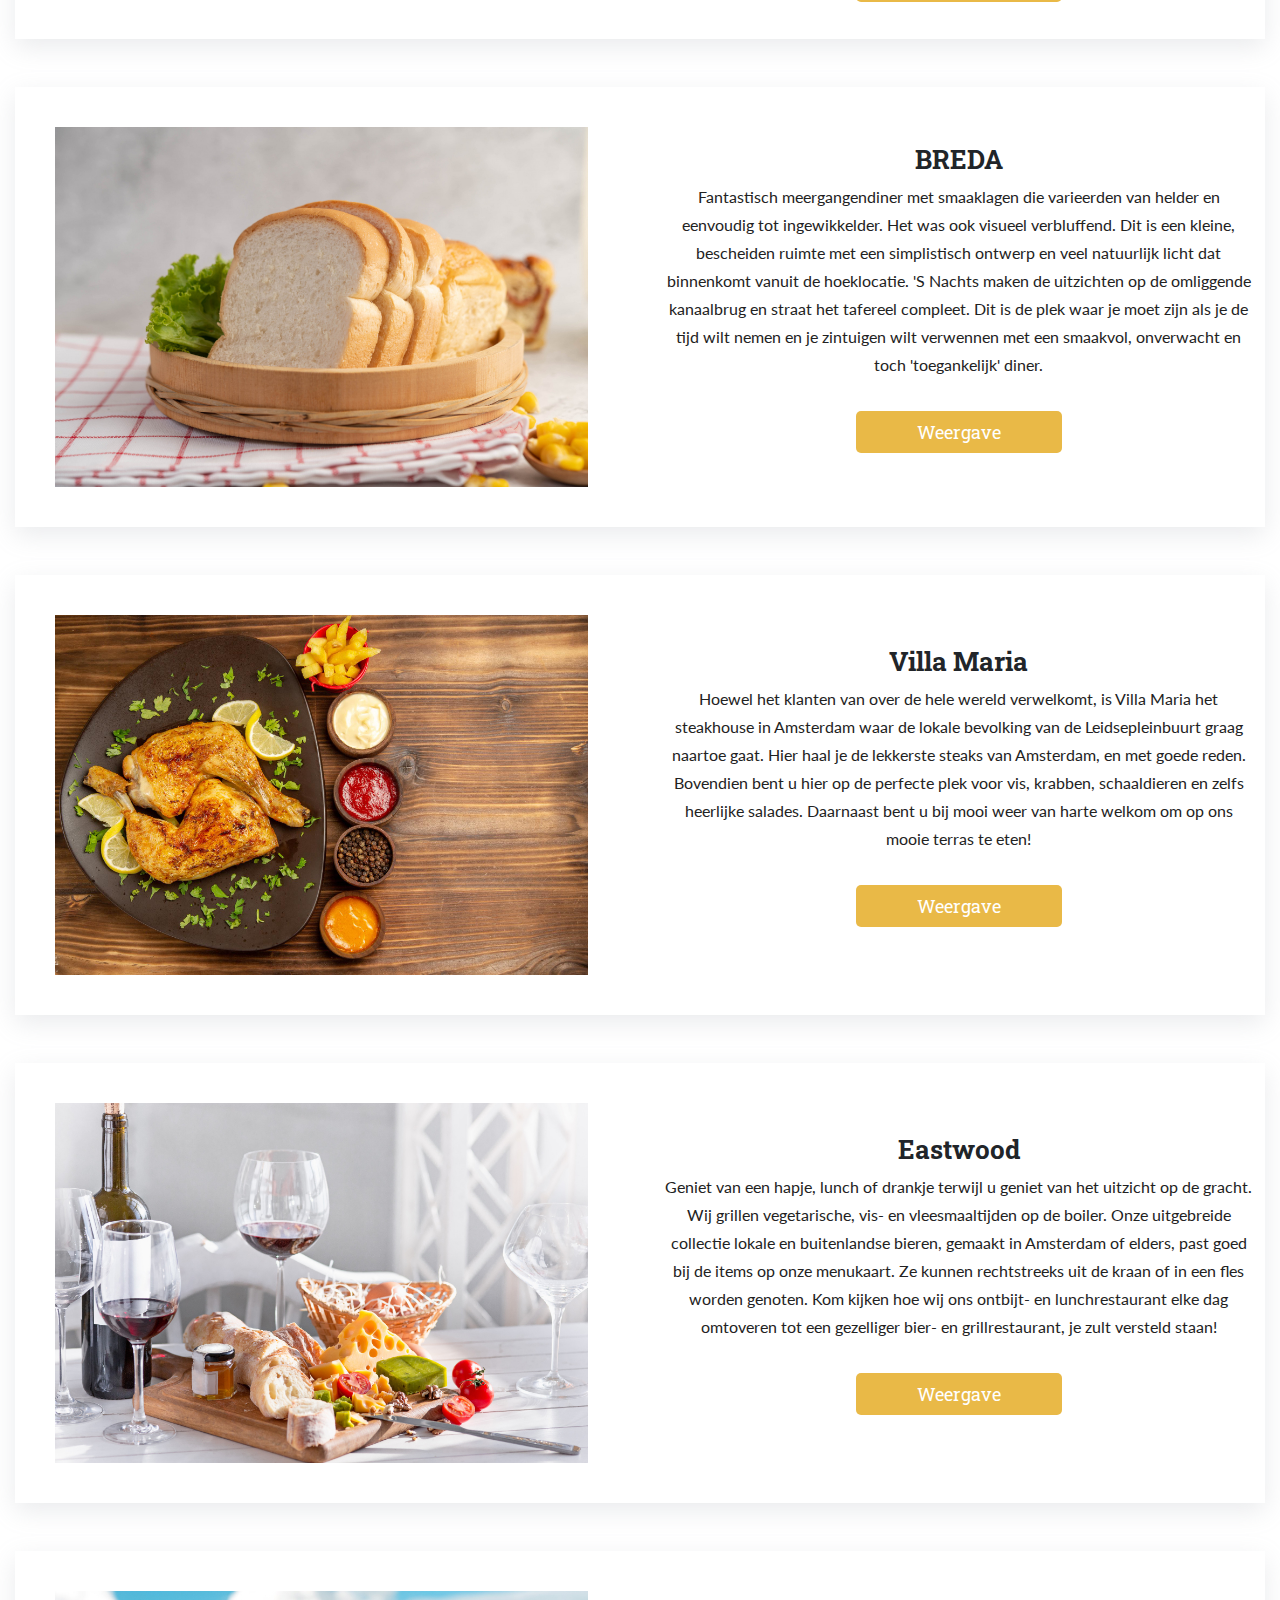
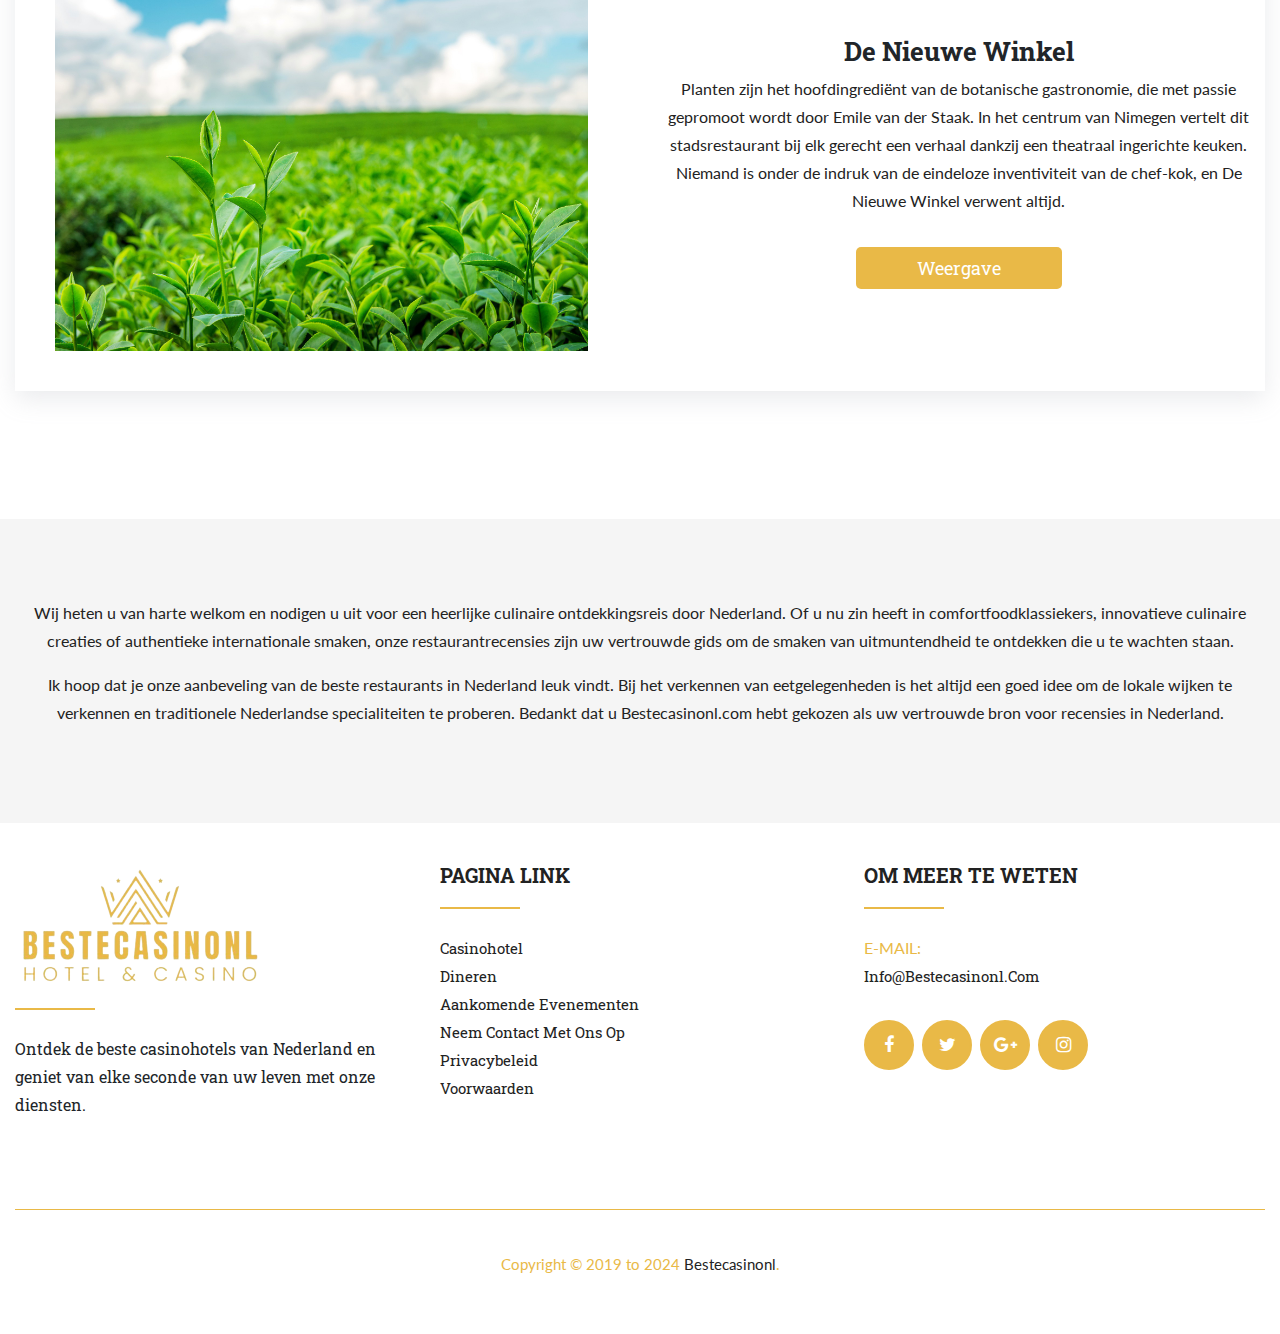
<file: dineren.html>
<!DOCTYPE html>
<html lang="">

<head>
    <meta charset="UTF-8">
    <meta name="viewport" content="width=device-width, initial-scale=1.0">
    <title>Dineren</title>
    <link rel="icon" href="assets/images/favicon.png" type="image/x-icon">
    <link rel="stylesheet" href="./assets/css/bootstrap.css">
    <link rel="stylesheet" href="./assets/css/style.css">
    <link rel="stylesheet" href="./assets/css/responsive.css">
    <!-- font  -->
    <link rel="stylesheet" href="https://cdnjs.cloudflare.com/ajax/libs/font-awesome/4.7.0/css/font-awesome.min.css">

    <link rel="preconnect" href="https://fonts.googleapis.com">
    <link rel="preconnect" href="https://fonts.gstatic.com" crossorigin>
    <link
        href="https://fonts.googleapis.com/css2?family=Cardo:wght@700&family=Cormorant+Garamond:wght@400;500;600;700&family=Lora:wght@400;500&family=Montserrat:wght@400;500;600&family=Palanquin+Dark:wght@500;600;700&family=Playfair+Display:wght@500;600;700&family=Roboto:wght@400;500&display=swap"
        rel="stylesheet">

    <link rel="preconnect" href="https://fonts.googleapis.com">
    <link rel="preconnect" href="https://fonts.gstatic.com" crossorigin>
    <link
        href="https://fonts.googleapis.com/css2?family=Cardo:wght@700&family=Cormorant+Garamond:wght@400;500;600;700&family=Lora:wght@400;500&family=Montserrat:wght@300;400;500&family=Palanquin+Dark:wght@500;600;700&family=Playfair+Display:wght@500;600;700&family=Roboto:wght@400;500&display=swap"
        rel="stylesheet">
</head>

<body>
    <!-- header -->
    <header>
        <nav class="nav container">
            <input type="checkbox" id="nav-check">
            <div class="nav-header">
                <div class="nav-title">
                    <a href="index.html" class="logo"><img src="assets/images/logo.png" alt="" class="img-fluid"></a>
                </div>
            </div>
            <div class="nav-btn">
                <label for="nav-check">
                    <span></span>
                    <span></span>
                    <span></span>
                </label>
            </div>
            <ul class="nav-list">
                <li><a href="casinohotel.html">Casinohotel</a></li>
                <li><a href="dineren.html" class="active">Dineren</a></li>
                <li><a href="Aankomende-evenementen.html">Aankomende evenementen</a></li>

            </ul>
        </nav>
    </header>
    <!-- banner -->
    <div id="banner" class="sub_banner home_page_banner">
        <img src="assets/images/diningbaner.webp" alt="sub_banner_img">
        <div class="container">
            <div class="sub_banner_content text-center">
                <div class="container">
                    <h1>Dineren</h1>

                </div>
            </div>
        </div>
    </div>


    <div class="after_banner_section section">
        <div class="container">
            <div class="row align-items-center">
                <div class="col-lg-6">
                    <div class="left_side_ab">
                        <h5 class="special">Beste culinaire ervaring</h5>
                        <p>Nederland beschikt over een gevarieerde culinaire scene en biedt een breed scala aan
                            eetgelegenheden die tegemoetkomen aan verschillende smaken en voorkeuren. We begrijpen dat
                            elk
                            diner uniek is en daarom streven we ernaar om gepersonaliseerde aanbevelingen te geven die
                            zijn
                            afgestemd op uw voorkeuren en eetstijl. Of je nu op zoek bent naar een romantisch diner voor
                            twee,
                            een informele brunch met vrienden, of een gezinsvriendelijk restaurant voor een speciaal
                            feest, onze
                            beoordelingen bieden inzicht in sfeer, service en menu-opties om je te helpen de perfecte
                            eetbestemming te vinden voor elk wat wils. gelegenheid.
                        </p>
                        <p>Hier zijn enkele beste restaurants in Nederland, verspreid over verschillende steden en
                            culinaire
                            ervaringen:
                        </p>
                    </div>
                </div>
                <div class="col-lg-6">
                    <div class="right_side_ab">
                        <img src="assets/images/dining1.jpg" alt="" class="img-fluid">
                    </div>
                </div>
            </div>
        </div>
    </div>


    <!-- luxury_hotels -->

    <div class="luxury_hotels section">
        <div class="container">
            <div class="row">
                <div class="col text-center mb-5">
                    <h2>Heerlijk dineren
                    </h2>
                </div>
            </div>
            <div class="luxury_hotels_inner mb-5">
                <div class="row justify-content-center align-items-center">
                    <div class="col-lg-6">
                        <div class="luxhotel_card_further">
                            <a href="https://www.librije.com/" target="_blank">
                                <img src="assets/images/DeLibrije.jpg" alt="" class="img-fluid">
                            </a>

                        </div>
                    </div>
                    <div class="col-lg-6">

                        <div class="content_card text-center">
                            <h3 class="mb-2">De Librije</h3>
                            <p>Sinds 2014 is De Librije gevestigd in de voormalige gevangenis waar voorheen het tweede
                                eetcafé
                                van Jonnie Boer, Librije's Zusje, zat. Het restaurantgedeelte van het voormalige
                                gevangenisgebouw,
                                een van de meest verfijnde en fantasierijke restaurantinterieurs van Europa, heeft een
                                aanzienlijke
                                make-over ondergaan. Samen met interieurontwerper Eric Kuster werd het ontwikkeld tot
                                een
                                onverwacht, eigentijds, organisch en divers ensemble. De tinten bruin, grijs en wit
                                worden aangevuld
                                met een verscheidenheid aan houtsoorten, levendige creatieve kenmerken en een overvloed
                                aan
                                groen. Gelegen op de oude binnenplaats, wordt de eetruimte beschermd door een opvallend
                                dak van
                                glas en ijzer. Gasten hebben het gevoel alsof ze buiten zitten te dineren. Een ideale
                                sfeer om te
                                genieten van Jone
                            </p>
                            <div class="text-center py-4">
                                <a href="https://www.librije.com/" class="common_btn" target="_blank">Weergave</a>
                            </div>
                        </div>
                    </div>
                </div>
            </div>

            <div class="luxury_hotels_inner mb-5">
                <div class="row justify-content-center align-items-center">
                    <div class="col-lg-6">
                        <div class="luxhotel_card_further">
                            <a href="https://bredagroup-amsterdam.com/breda/" target="_blank">
                                <img src="assets/images/bread.jpg" alt="" class="img-fluid">
                            </a>

                        </div>
                    </div>
                    <div class="col-lg-6">

                        <div class="content_card text-center">
                            <h3 class="mb-2">BREDA</h3>
                            <p>
                                Fantastisch meergangendiner met smaaklagen die varieerden van helder en eenvoudig tot
                                ingewikkelder. Het was ook visueel verbluffend.
                                Dit is een kleine, bescheiden ruimte met een simplistisch ontwerp en veel natuurlijk
                                licht dat
                                binnenkomt vanuit de hoeklocatie. 'S Nachts maken de uitzichten op de omliggende
                                kanaalbrug en
                                straat het tafereel compleet.
                                Dit is de plek waar je moet zijn als je de tijd wilt nemen en je zintuigen wilt
                                verwennen met een
                                smaakvol, onverwacht en toch 'toegankelijk' diner.

                            </p>
                            <div class="text-center py-4">
                                <a href="https://bredagroup-amsterdam.com/breda/" class="common_btn"
                                    target="_blank">Weergave</a>
                            </div>
                        </div>
                    </div>
                </div>
            </div>

            <div class="luxury_hotels_inner mb-5">
                <div class="row justify-content-center align-items-center">
                    <div class="col-lg-6">
                        <div class="luxhotel_card_further">
                            <a href="https://www.restaurantvillamaria.nl/?lang=en" target="_blank">
                                <img src="assets/images/villa malia.jpg" alt="" class="img-fluid">
                            </a>
                        </div>
                    </div>
                    <div class="col-lg-6">

                        <div class="content_card text-center">
                            <h3 class="mb-2">Villa Maria</h3>
                            <p>Hoewel het klanten van over de hele wereld verwelkomt, is Villa Maria het steakhouse in
                                Amsterdam
                                waar de lokale bevolking van de Leidsepleinbuurt graag naartoe gaat. Hier haal je de
                                lekkerste steaks
                                van Amsterdam, en met goede reden. Bovendien bent u hier op de perfecte plek voor vis,
                                krabben,
                                schaaldieren en zelfs heerlijke salades. Daarnaast bent u bij mooi weer van harte welkom
                                om op ons
                                mooie terras te eten!

                            </p>
                            <div class="text-center py-4">
                                <a href="https://www.restaurantvillamaria.nl/?lang=en" class="common_btn"
                                    target="_blank">Weergave</a>
                            </div>
                        </div>
                    </div>
                </div>
            </div>


            <div class="luxury_hotels_inner mb-5">
                <div class="row justify-content-center align-items-center">
                    <div class="col-lg-6">
                        <div class="luxhotel_card_further">
                            <a href=".https://www.eastwoodamsterdam.com/impression" target="_blank">
                                <img src="assets/images/eastwood.jpg" alt="" class="img-fluid">
                            </a>

                        </div>
                    </div>
                    <div class="col-lg-6">

                        <div class="content_card text-center">
                            <h3 class="mb-2">Eastwood</h3>
                            <p>Geniet van een hapje, lunch of drankje terwijl u geniet van het uitzicht op de gracht.
                                Wij grillen
                                vegetarische, vis- en vleesmaaltijden op de boiler. Onze uitgebreide collectie lokale en
                                buitenlandse
                                bieren, gemaakt in Amsterdam of elders, past goed bij de items op onze menukaart. Ze
                                kunnen
                                rechtstreeks uit de kraan of in een fles worden genoten. Kom kijken hoe wij ons ontbijt-
                                en
                                lunchrestaurant elke dag omtoveren tot een gezelliger bier- en grillrestaurant, je zult
                                versteld
                                staan!</p>
                            <div class="text-center py-4">
                                <a href="https://www.eastwoodamsterdam.com/impression" class="common_btn"
                                    target="_blank">Weergave</a>
                            </div>
                        </div>
                    </div>
                </div>
            </div>


            <div class="luxury_hotels_inner mb-5">
                <div class="row justify-content-center align-items-center">
                    <div class="col-lg-6">
                        <div class="luxhotel_card_further">
                            <a href="https://denieuwewinkel.com/en/" target="_blank">
                                <img src="assets/images/plants.jpg" alt="" class="img-fluid">
                            </a>

                        </div>
                    </div>
                    <div class="col-lg-6">

                        <div class="content_card text-center">
                            <h3 class="mb-2">De Nieuwe Winkel</h3>
                            <!-- <h5 class="mb-2">Urban Wellness í Reykjavík
                                Staður: Reykjavík</h5> -->
                            <p>Planten zijn het hoofdingrediënt van de botanische gastronomie, die met passie gepromoot
                                wordt
                                door Emile van der Staak. In het centrum van Nimegen vertelt dit stadsrestaurant bij elk
                                gerecht een
                                verhaal dankzij een theatraal ingerichte keuken. Niemand is onder de indruk van de
                                eindeloze
                                inventiviteit van de chef-kok, en De Nieuwe Winkel verwent altijd.
                            </p>
                            <div class="text-center py-4">
                                <a href="https://denieuwewinkel.com/en/" class="common_btn" target="_blank">Weergave</a>
                            </div>
                        </div>
                    </div>
                </div>
            </div>



        </div>
    </div>
  <!-- bottom_text_section -->
    <div class="bottom_text_section section">
        <div class="container">
            <div class="row">
                <div class="col text-center">

                    <p>Wij heten u van harte welkom en nodigen u uit voor een heerlijke culinaire ontdekkingsreis door
                        Nederland. Of u nu zin heeft in comfortfoodklassiekers, innovatieve culinaire creaties of
                        authentieke
                        internationale smaken, onze restaurantrecensies zijn uw vertrouwde gids om de smaken van
                        uitmuntendheid te ontdekken die u te wachten staan.
                    </p>
                    <p>Ik hoop dat je onze aanbeveling van de beste restaurants in Nederland leuk vindt. Bij het
                        verkennen
                        van eetgelegenheden is het altijd een goed idee om de lokale wijken te verkennen en traditionele
                        Nederlandse specialiteiten te proberen.
                        Bedankt dat u Bestecasinonl.com hebt gekozen als uw vertrouwde bron voor recensies in Nederland.
                    </p>
                </div>
            </div>
        </div>
    </div>

    <!-- footer section start -->
    <div class="footer">
        <div class="container">
            <div class="row">
                <div class="col-lg-4 col-sm-12 col-xs-12">
                    <div class="self_footer">
                        <a href="index.html">
                            <h4><img src="assets/images/logo.png" alt="logo"></h4>
                        </a>
                        <ul>
                            <li>Ontdek de beste casinohotels van Nederland en geniet van elke seconde van uw leven met
                                onze diensten.
                            </li>
                        </ul>
                    </div>
                </div>
                <div class="col-lg-4 col-sm-12 col-xs-12">
                    <div class="self_footer self_footer_address">
                        <h4>

                            PAGINA LINK</h4>
                        <ul>
                            <li><a href="casinohotel.html">Casinohotel</a></li>
                            <li><a href="dineren.html">Dineren</a></li>
                            <li><a href="Aankomende-evenementen.html">Aankomende evenementen</a></li>
                            <li><a href="contactus.html">Neem contact met ons op</a></li>
                            <li><a href="privacy_policy.html">Privacybeleid</a></li>
                            <li><a href="terms_and_conditions.html">Voorwaarden</a></li>

                        </ul>
                    </div>
                </div>
                <div class="col-lg-4 col-sm-12 col-xs-12">
                    <div class="self_footer self_footer_address">
                        <h4>Om meer te weten
                        </h4>
                        <div class="email">
                            <p>E-MAIL:
                            </p>
                            <ul>
                                <li>
                                    <a href="mailto:info@bestecasinonl.com">info@bestecasinonl.com</a>
                                </li>
                            </ul>
                        </div>
                        <div class="social_profile">
                            <ul>
                                <li><a href="#"><i class="fa fa-facebook" aria-hidden="true"></i></a></li>
                                <li><a href="#"><i class="fa fa-twitter" aria-hidden="true"></i></a></li>
                                <li><a href="#"><i class="fa fa-google-plus" aria-hidden="true"></i></a></li>
                                <li><a href="#"><i class="fa fa-instagram" aria-hidden="true"></i></a></li>
                            </ul>
                        </div>
                    </div>
                </div>
            </div>
            <div class="row">
                <div class="col-lg-12 col-sm-12 col-xs-12">
                    <p class="copyright">Copyright © 2019 to 2024 <a href="#">Bestecasinonl</a>.</p>
                </div>
            </div>
        </div>
    </div>
    <!-- footer section end -->
    <script src="https://code.jquery.com/jquery-3.7.1.min.js"
        integrity="sha256-/JqT3SQfawRcv/BIHPThkBvs0OEvtFFmqPF/lYI/Cxo=" crossorigin="anonymous"></script>
    <script src="./assets/js/bootstrap.bundle.js"></script>

</body>

</html>
</file>
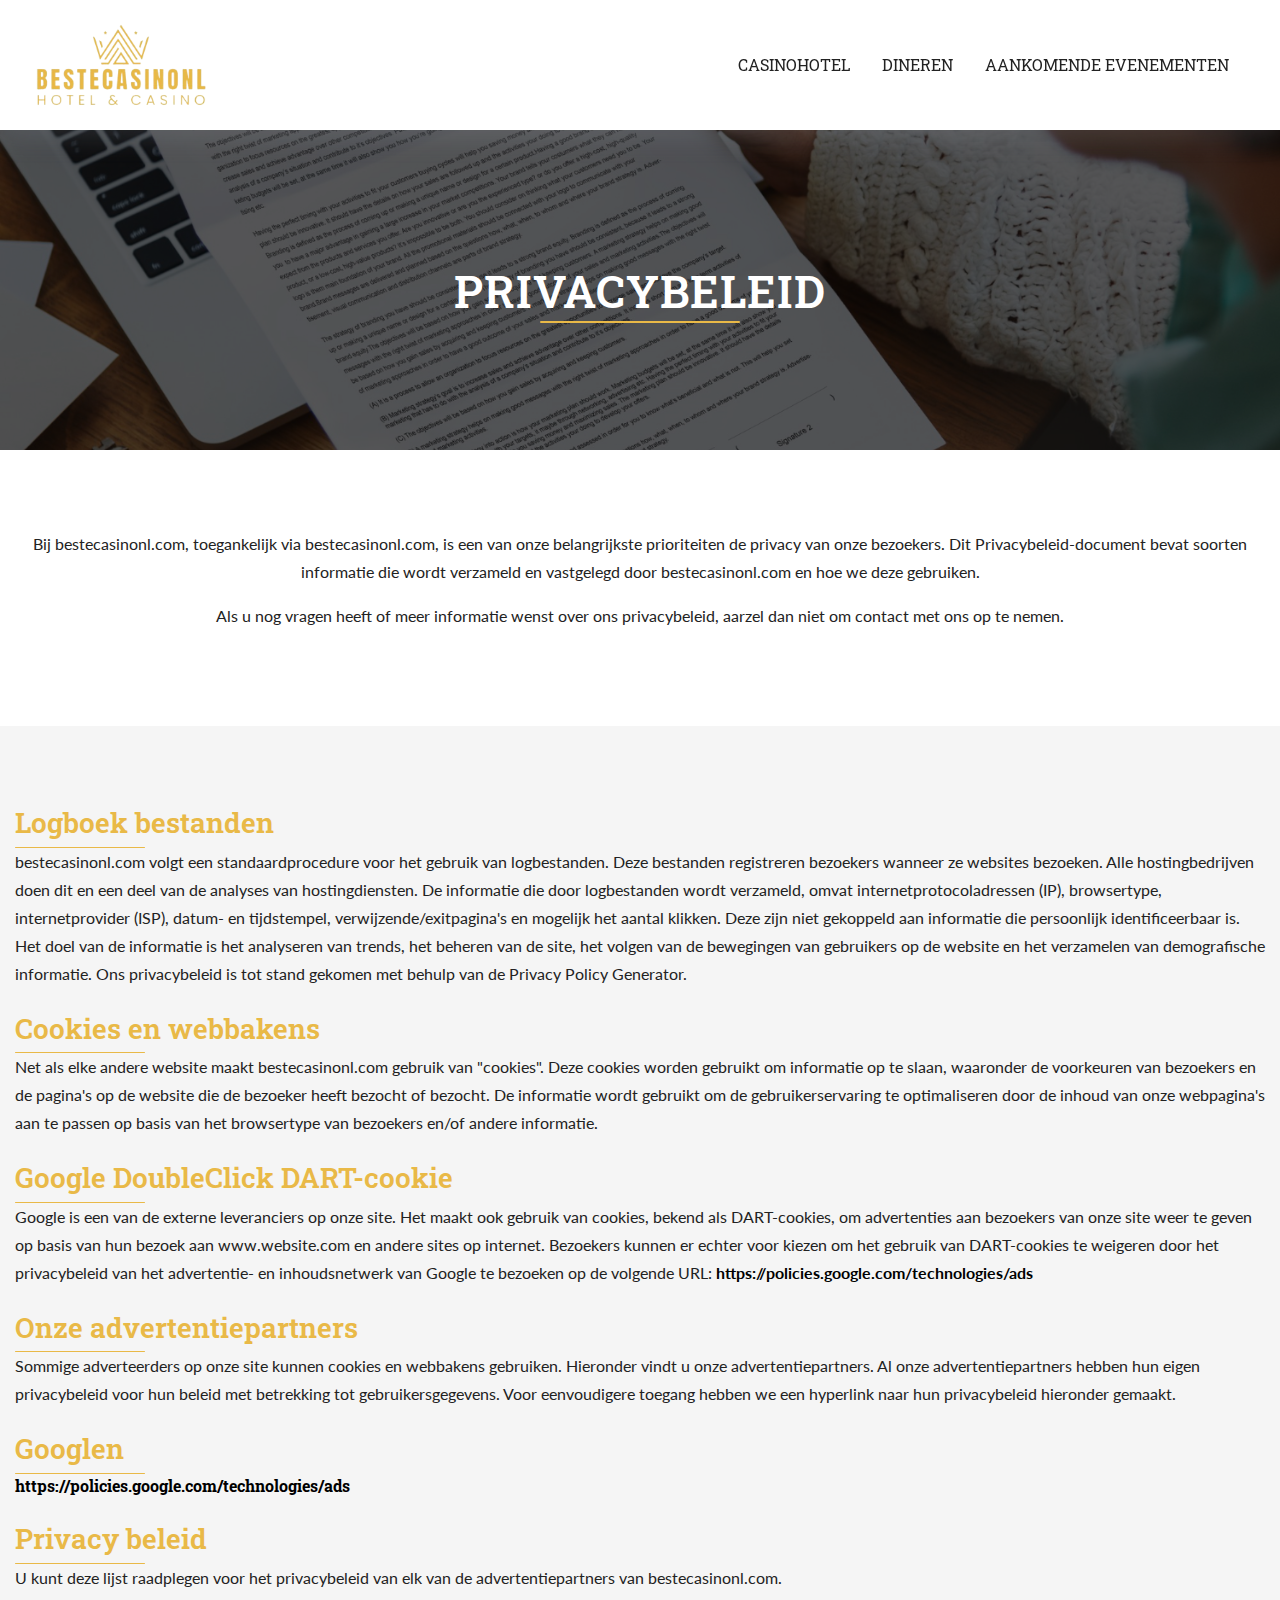
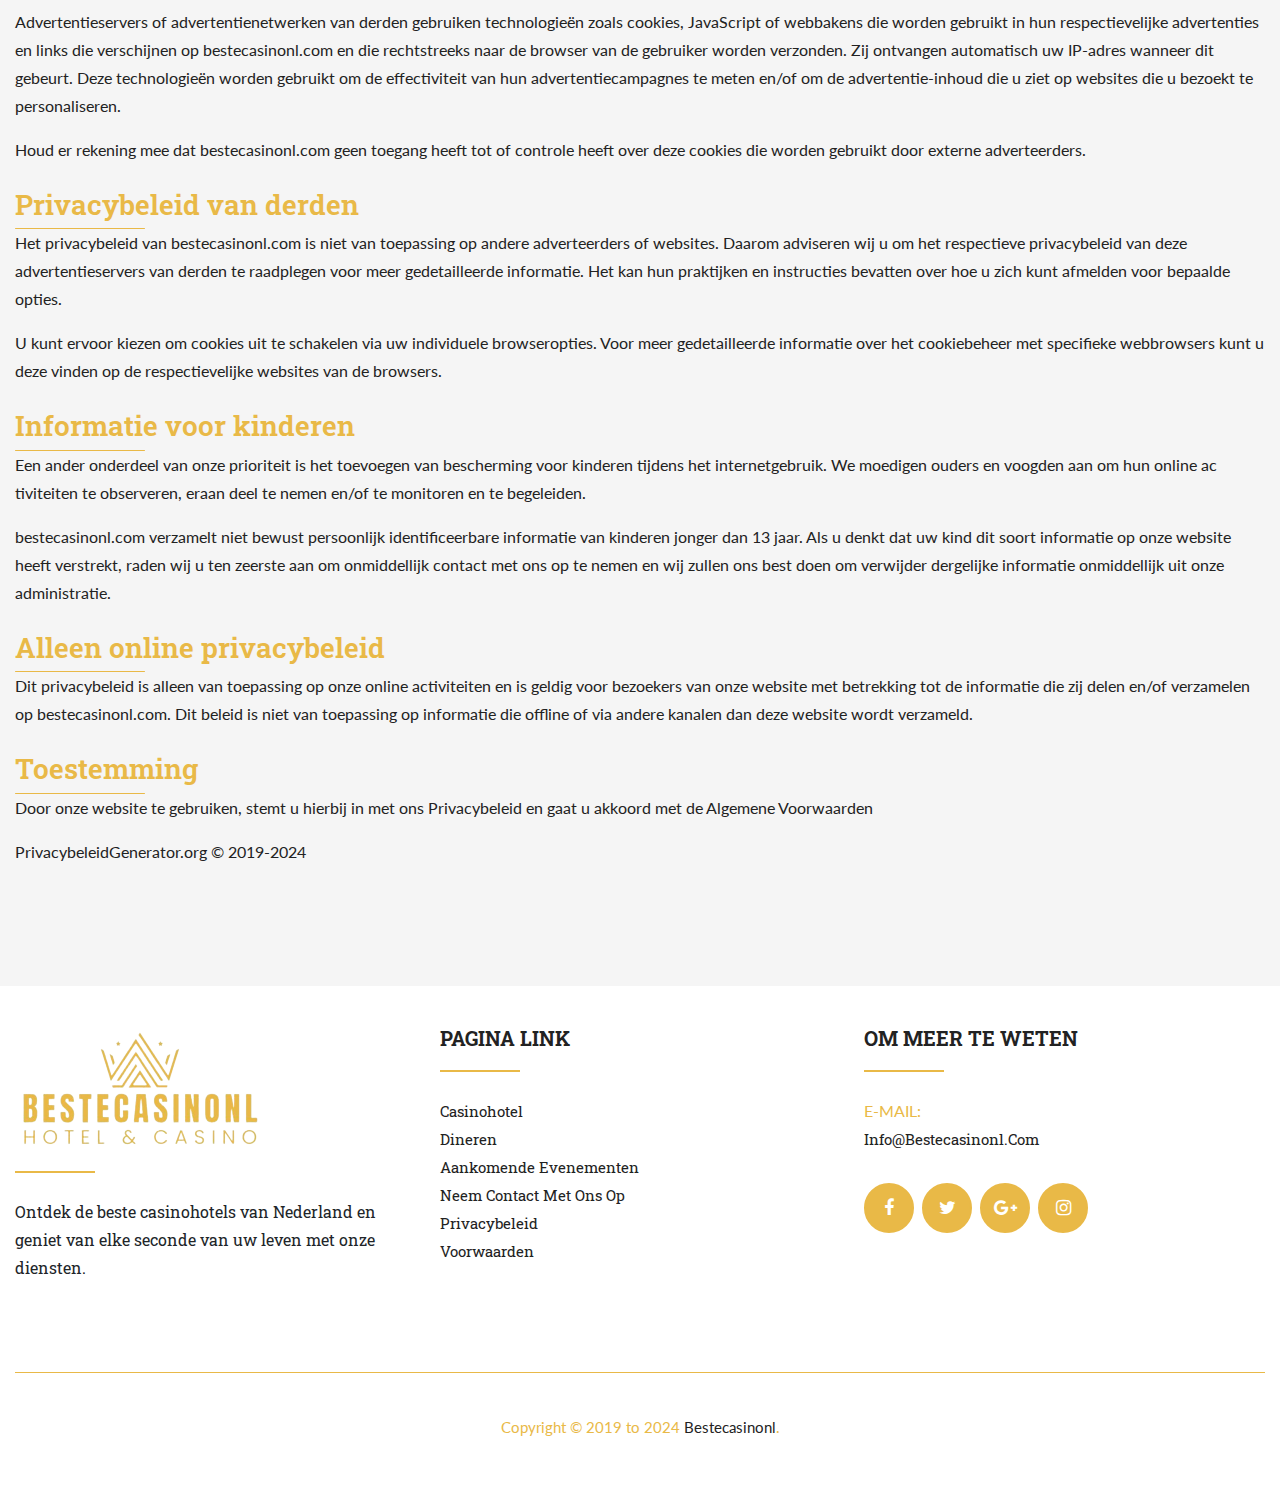
<file: privacy_policy.html>
<!DOCTYPE html>
<html lang="fr">

<head>
    <meta charset="UTF-8">
    <meta name="viewport" content="width=device-width, initial-scale=1.0">
    <title>Privacybeleid</title>
    <link rel="icon" href="assets/images/favicon.png" type="image/x-icon">
    <link rel="stylesheet" href="./assets/css/bootstrap.css">
    <link rel="stylesheet" href="./assets/css/style.css">
    <link rel="stylesheet" href="./assets/css/responsive.css">
    <!-- font  -->
    <link rel="stylesheet" href="https://cdnjs.cloudflare.com/ajax/libs/font-awesome/4.7.0/css/font-awesome.min.css">

    <link rel="preconnect" href="https://fonts.googleapis.com">
    <link rel="preconnect" href="https://fonts.gstatic.com" crossorigin>
    <link
        href="https://fonts.googleapis.com/css2?family=Cardo:wght@700&family=Cormorant+Garamond:wght@400;500;600;700&family=Lora:wght@400;500&family=Montserrat:wght@400;500;600&family=Palanquin+Dark:wght@500;600;700&family=Playfair+Display:wght@500;600;700&family=Roboto:wght@400;500&display=swap"
        rel="stylesheet">

    <link rel="preconnect" href="https://fonts.googleapis.com">
    <link rel="preconnect" href="https://fonts.gstatic.com" crossorigin>
    <link
        href="https://fonts.googleapis.com/css2?family=Cardo:wght@700&family=Cormorant+Garamond:wght@400;500;600;700&family=Lora:wght@400;500&family=Montserrat:wght@300;400;500&family=Palanquin+Dark:wght@500;600;700&family=Playfair+Display:wght@500;600;700&family=Roboto:wght@400;500&display=swap"
        rel="stylesheet">
</head>

<body>
    <!-- header -->
    <header>
        <nav class="nav container">
            <input type="checkbox" id="nav-check">
            <div class="nav-header">
                <div class="nav-title">
                    <a href="index.html" class="logo"><img src="assets/images/logo.png" alt="" class="img-fluid"></a>
                </div>
            </div>
            <div class="nav-btn">
                <label for="nav-check">
                    <span></span>
                    <span></span>
                    <span></span>
                </label>
            </div>
            <ul class="nav-list">
                <li><a href="casinohotel.html">Casinohotel</a></li>
                <li><a href="dineren.html">Dineren</a></li>
                <li><a href="Aankomende-evenementen.html">Aankomende evenementen</a></li>

            </ul>
        </nav>
    </header>
    <!-- banner -->
    <div id="banner" class="sub_banner home_page_banner">
        <img src="./assets/images/privacybanner.jpg" alt="sub_banner_img">
        <div class="container">
            <div class="sub_banner_content text-center">
                <h1>Privacybeleid</h1>
            </div>
        </div>
    </div>
    <div class="after_banner_section section home">
        <div class="container">
            <div class="row align-items-center">
                <div class="col-12 text-center">
                    <div class="left_side_ab">
                        <p>Bij bestecasinonl.com, toegankelijk via bestecasinonl.com, is een van onze belangrijkste
                            prioriteiten
                            de privacy van onze bezoekers. Dit Privacybeleid-document bevat soorten informatie die wordt
                            verzameld en vastgelegd door bestecasinonl.com en hoe we deze gebruiken.
                        </p>
                        <P>Als u nog vragen heeft of meer informatie wenst over ons privacybeleid, aarzel dan niet om
                            contact
                            met ons op te nemen.</P>
                    </div>
                </div>
            </div>
        </div>
    </div>
    <div class="about_us section">
        <div class="container">
            <div class="row mb-4">
                <div class="col">
                    <h2 class="mb-2 ">Logboek bestanden</h2>
                    <p>bestecasinonl.com volgt een standaardprocedure voor het gebruik van logbestanden. Deze
                        bestanden registreren bezoekers wanneer ze websites bezoeken. Alle hostingbedrijven doen dit en
                        een deel van de analyses van hostingdiensten. De informatie die door logbestanden wordt
                        verzameld,
                        omvat internetprotocoladressen (IP), browsertype, internetprovider (ISP), datum- en tijdstempel,
                        verwijzende/exitpagina's en mogelijk het aantal klikken. Deze zijn niet gekoppeld aan informatie
                        die
                        persoonlijk identificeerbaar is. Het doel van de informatie is het analyseren van trends, het
                        beheren
                        van de site, het volgen van de bewegingen van gebruikers op de website en het verzamelen van
                        demografische informatie. Ons privacybeleid is tot stand gekomen met behulp van de Privacy
                        Policy
                        Generator.
                    </p>

                    <h2 class="mt-4 mb-2">Cookies en webbakens</h2>
                    <p>Net als elke andere website maakt bestecasinonl.com gebruik van "cookies". Deze cookies worden
                        gebruikt om informatie op te slaan, waaronder de voorkeuren van bezoekers en de pagina's op de
                        website die de bezoeker heeft bezocht of bezocht. De informatie wordt gebruikt om de
                        gebruikerservaring te optimaliseren door de inhoud van onze webpagina's aan te passen op basis
                        van het browsertype van bezoekers en/of andere informatie.</p>


                    <h2 class="mt-4 mb-2">Google DoubleClick DART-cookie</h2>
                    <p>Google is een van de externe leveranciers op onze site. Het maakt ook gebruik van cookies,
                        bekend als DART-cookies, om advertenties aan bezoekers van onze site weer te geven op
                        basis van hun bezoek aan www.website.com en andere sites op internet. Bezoekers kunnen
                        er echter voor kiezen om het gebruik van DART-cookies te weigeren door het privacybeleid
                        van het advertentie- en inhoudsnetwerk van Google te bezoeken op de volgende URL:
                        <a
                            href="https://policies.google.com/technologies/ads">https://policies.google.com/technologies/ads</a>
                    </p>


                    <h2 class="mt-4 mb-2">Onze advertentiepartners</h2>
                    <p>Sommige adverteerders op onze site kunnen cookies en webbakens gebruiken. Hieronder
                        vindt u onze advertentiepartners. Al onze advertentiepartners hebben hun eigen
                        privacybeleid voor hun beleid met betrekking tot gebruikersgegevens. Voor eenvoudigere
                        toegang hebben we een hyperlink naar hun privacybeleid hieronder gemaakt.</p>


                    <h2 class="mt-4 mb-2">Googlen</h2>
                    <a
                        href="https://policies.google.com/technologies/ads">https://policies.google.com/technologies/ads</a>

                    <h2 class="mt-4 mb-2">Privacy beleid</h2>
                    <p>U kunt deze lijst raadplegen voor het privacybeleid van elk van de advertentiepartners van
                        bestecasinonl.com.</p>
                    <p>Advertentieservers of advertentienetwerken van derden gebruiken technologieën zoals cookies,
                        JavaScript of webbakens die worden gebruikt in hun respectievelijke advertenties en links die
                        verschijnen op bestecasinonl.com en die rechtstreeks naar de browser van de gebruiker worden
                        verzonden. Zij ontvangen automatisch uw IP-adres wanneer dit gebeurt. Deze technologieën worden
                        gebruikt om de effectiviteit van hun advertentiecampagnes te meten en/of om de
                        advertentie-inhoud
                        die u ziet op websites die u bezoekt te personaliseren.
                    </p>
                    <p>Houd er rekening mee dat bestecasinonl.com geen toegang heeft tot of controle heeft over deze
                        cookies die worden gebruikt door externe adverteerders.
                    </p>
                    <h2 class="mt-4 mb-2">Privacybeleid van derden</h2>
                    <p>Het privacybeleid van bestecasinonl.com is niet van toepassing op andere adverteerders of
                        websites. Daarom adviseren wij u om het respectieve privacybeleid van deze
                        advertentieservers van derden te raadplegen voor meer gedetailleerde informatie. Het kan
                        hun praktijken en instructies bevatten over hoe u zich kunt afmelden voor bepaalde opties.</p>

                    <p>U kunt ervoor kiezen om cookies uit te schakelen via uw individuele browseropties. Voor
                        meer gedetailleerde informatie over het cookiebeheer met specifieke webbrowsers kunt u
                        deze vinden op de respectievelijke websites van de browsers.</p>

                    <h2 class="mt-4 mb-2">Informatie voor kinderen</h2>
                    <p>Een ander onderdeel van onze prioriteit is het toevoegen van bescherming voor kinderen
                        tijdens het internetgebruik. We moedigen ouders en voogden aan om hun online ac
                        tiviteiten
                        te observeren, eraan deel te nemen en/of te monitoren en te begeleiden.</p>

                    <p>bestecasinonl.com verzamelt niet bewust persoonlijk identificeerbare informatie van
                        kinderen jonger dan 13 jaar. Als u denkt dat uw kind dit soort informatie op onze website
                        heeft verstrekt, raden wij u ten zeerste aan om onmiddellijk contact met ons op te nemen en
                        wij zullen ons best doen om verwijder dergelijke informatie onmiddellijk uit onze
                        administratie.</p>


                    <h2 class="mt-4 mb-2">Alleen online privacybeleid</h2>

                    <p>Dit privacybeleid is alleen van toepassing op onze online activiteiten en is geldig voor
                        bezoekers van onze website met betrekking tot de informatie die zij delen en/of verzamelen
                        op bestecasinonl.com. Dit beleid is niet van toepassing op informatie die offline of via andere
                        kanalen dan deze website wordt verzameld.</p>


                    <h2 class="mt-4 mb-2">Toestemming</h2>
                    <p>Door onze website te gebruiken, stemt u hierbij in met ons Privacybeleid en gaat u akkoord
                        met de Algemene Voorwaarden </p>
                    <p>PrivacybeleidGenerator.org © 2019-2024
                    </p>
                </div>
            </div>
        </div>
    </div>


    <!-- footer section start -->
    <div class="footer">
        <div class="container">
            <div class="row">
                <div class="col-lg-4 col-sm-12 col-xs-12">
                    <div class="self_footer">
                        <a href="index.html">
                            <h4><img src="assets/images/logo.png" alt="logo"></h4>
                        </a>
                        <ul>
                            <li>Ontdek de beste casinohotels van Nederland en geniet van elke seconde van uw leven met
                                onze diensten.
                            </li>
                        </ul>
                    </div>
                </div>
                <div class="col-lg-4 col-sm-12 col-xs-12">
                    <div class="self_footer self_footer_address">
                        <h4>

                            PAGINA LINK</h4>
                        <ul>
                            <li><a href="casinohotel.html">Casinohotel</a></li>
                            <li><a href="dineren.html">Dineren</a></li>
                            <li><a href="Aankomende-evenementen.html">Aankomende evenementen</a></li>
                            <li><a href="contactus.html">Neem contact met ons op</a></li>
                            <li><a href="privacy_policy.html">Privacybeleid</a></li>
                            <li><a href="terms_and_conditions.html">Voorwaarden</a></li>

                        </ul>
                    </div>
                </div>
                <div class="col-lg-4 col-sm-12 col-xs-12">
                    <div class="self_footer self_footer_address">
                        <h4>Om meer te weten
                        </h4>
                        <div class="email">
                            <p>E-MAIL:
                            </p>
                            <ul>
                                <li>
                                    <a href="mailto:info@bestecasinonl.com">info@bestecasinonl.com</a>
                                </li>
                            </ul>
                        </div>
                        <div class="social_profile">
                            <ul>
                                <li><a href="#"><i class="fa fa-facebook" aria-hidden="true"></i></a></li>
                                <li><a href="#"><i class="fa fa-twitter" aria-hidden="true"></i></a></li>
                                <li><a href="#"><i class="fa fa-google-plus" aria-hidden="true"></i></a></li>
                                <li><a href="#"><i class="fa fa-instagram" aria-hidden="true"></i></a></li>
                            </ul>
                        </div>
                    </div>
                </div>
            </div>
            <div class="row">
                <div class="col-lg-12 col-sm-12 col-xs-12">
                    <p class="copyright">Copyright © 2019 to 2024 <a href="#">Bestecasinonl</a>.</p>
                </div>
            </div>
        </div>
    </div>
    <!-- footer section end -->

    <script src="https://code.jquery.com/jquery-3.7.1.min.js"
        integrity="sha256-/JqT3SQfawRcv/BIHPThkBvs0OEvtFFmqPF/lYI/Cxo=" crossorigin="anonymous"></script>
    <script src="./assets/js/bootstrap.bundle.js"></script>

</body>

</html>
</file>
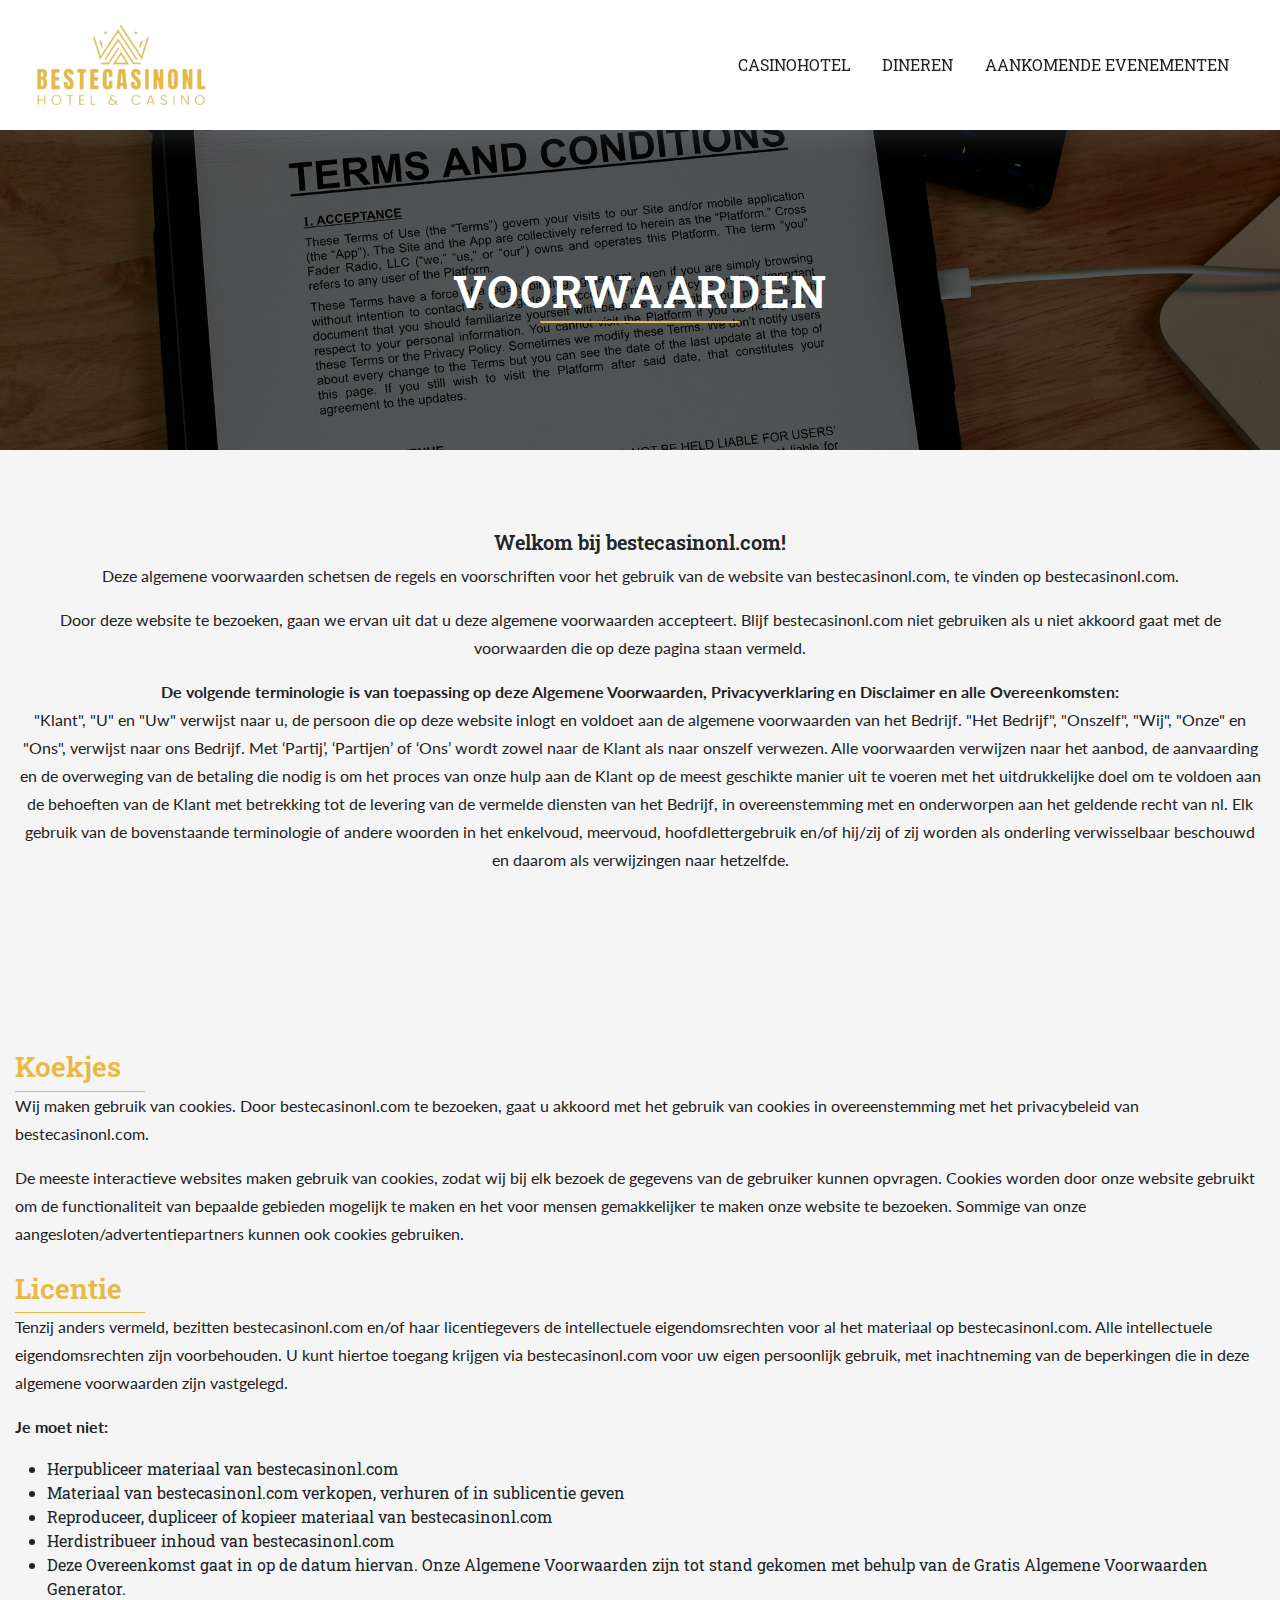
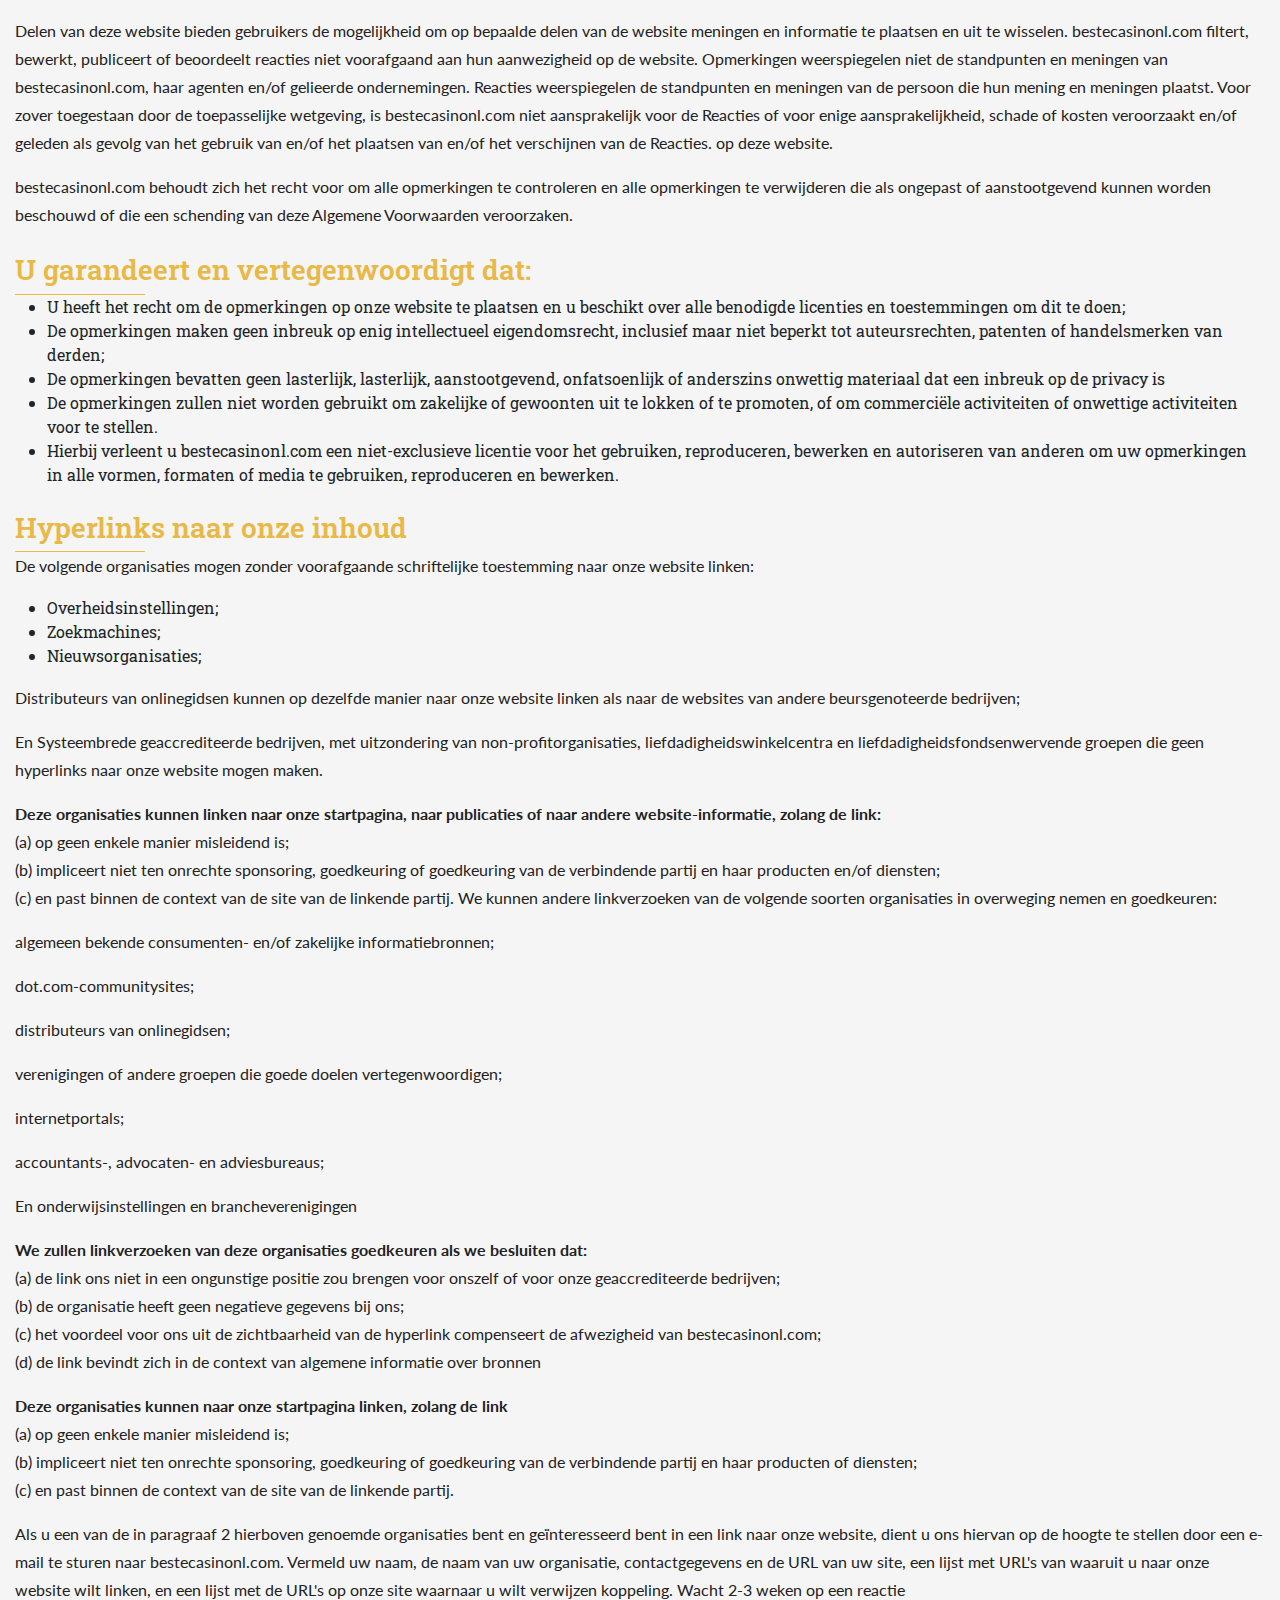
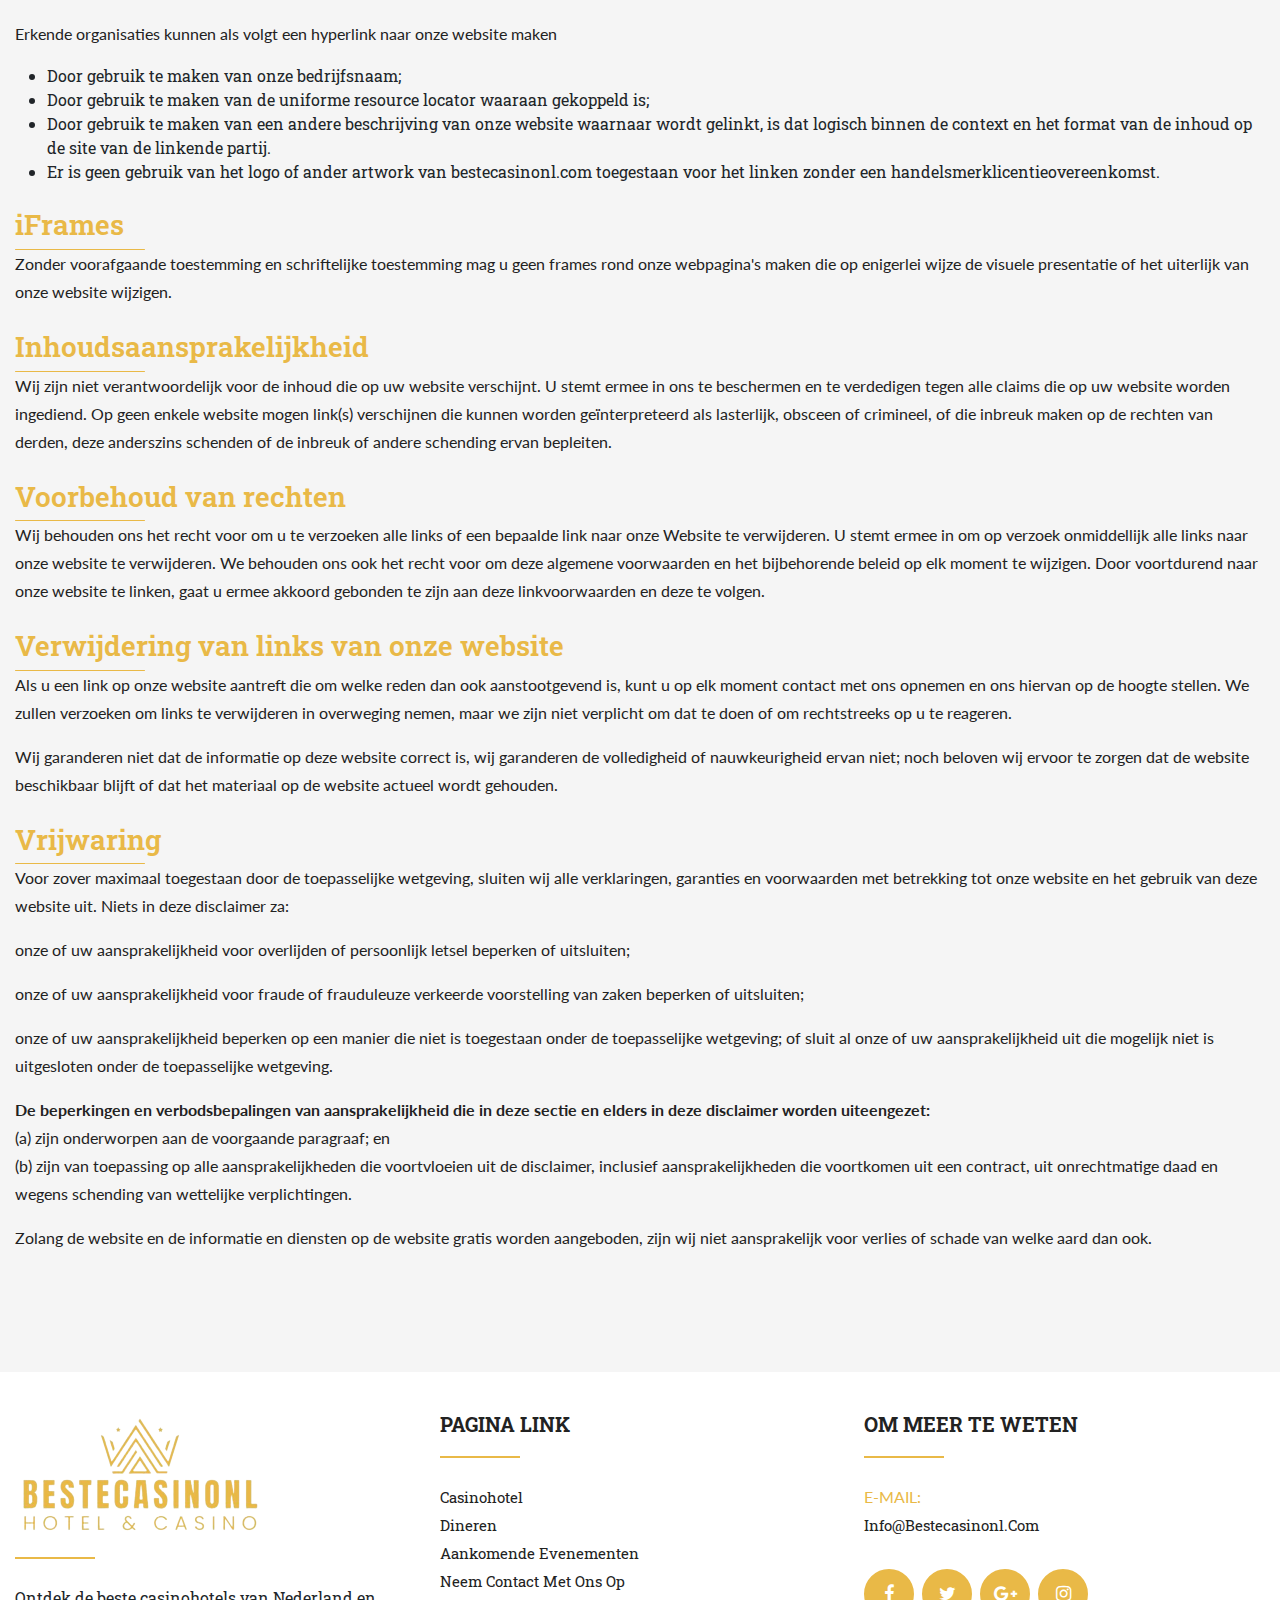
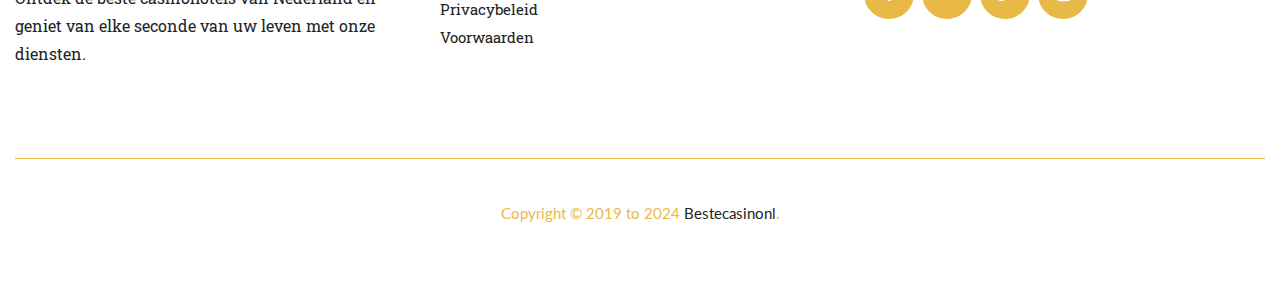
<file: terms_and_conditions.html>
<!DOCTYPE html>
<html lang="">

<head>
    <meta charset="UTF-8">
    <meta name="viewport" content="width=device-width, initial-scale=1.0">
    <title>Voorwaarden</title>
    <link rel="icon" href="assets/images/favicon.png" type="image/x-icon">
    <link rel="stylesheet" href="./assets/css/bootstrap.css">
    <link rel="stylesheet" href="./assets/css/style.css">
    <link rel="stylesheet" href="./assets/css/responsive.css">
    <!-- font  -->
    <link rel="stylesheet" href="https://cdnjs.cloudflare.com/ajax/libs/font-awesome/4.7.0/css/font-awesome.min.css">

    <link rel="preconnect" href="https://fonts.googleapis.com">
    <link rel="preconnect" href="https://fonts.gstatic.com" crossorigin>
    <link
        href="https://fonts.googleapis.com/css2?family=Cardo:wght@700&family=Cormorant+Garamond:wght@400;500;600;700&family=Lora:wght@400;500&family=Montserrat:wght@400;500;600&family=Palanquin+Dark:wght@500;600;700&family=Playfair+Display:wght@500;600;700&family=Roboto:wght@400;500&display=swap"
        rel="stylesheet">

    <link rel="preconnect" href="https://fonts.googleapis.com">
    <link rel="preconnect" href="https://fonts.gstatic.com" crossorigin>
    <link
        href="https://fonts.googleapis.com/css2?family=Cardo:wght@700&family=Cormorant+Garamond:wght@400;500;600;700&family=Lora:wght@400;500&family=Montserrat:wght@300;400;500&family=Palanquin+Dark:wght@500;600;700&family=Playfair+Display:wght@500;600;700&family=Roboto:wght@400;500&display=swap"
        rel="stylesheet">
</head>

<body>
    <!-- header -->
    <header>
        <nav class="nav container">
            <input type="checkbox" id="nav-check">
            <div class="nav-header">
                <div class="nav-title">
                    <a href="index.html" class="logo"><img src="assets/images/logo.png" alt="" class="img-fluid"></a>
                </div>
            </div>
            <div class="nav-btn">
                <label for="nav-check">
                    <span></span>
                    <span></span>
                    <span></span>
                </label>
            </div>
            <ul class="nav-list">
                <li><a href="casinohotel.html">Casinohotel</a></li>
                <li><a href="dineren.html">Dineren</a></li>
                <li><a href="Aankomende-evenementen.html">Aankomende evenementen</a></li>

            </ul>
        </nav>
    </header>
    <!-- banner -->
    <div id="banner" class="sub_banner home_page_banner">
        <img src="assets/images/conditionbanner.jpg" alt="sub_banner_img">
        <div class="container">
            <div class="sub_banner_content text-center">
                <h1>Voorwaarden</h1>
            </div>
        </div>
    </div>


    <div class="after_banner_section section">
        <div class="container">
            <div class="row align-items-center">
                <div class="col-12 text-center">
                    <div class="left_side_ab">
                        <h5>Welkom bij bestecasinonl.com!</h5>
                        <p class="">Deze algemene voorwaarden schetsen de regels en voorschriften voor het gebruik van
                            de
                            website van bestecasinonl.com, te vinden op bestecasinonl.com.</p>
                        <p>Door deze website te bezoeken, gaan we ervan uit dat u deze algemene voorwaarden accepteert.
                            Blijf bestecasinonl.com niet gebruiken als u niet akkoord gaat met de voorwaarden die op
                            deze
                            pagina staan vermeld.</p>
                        <p><b>De volgende terminologie is van toepassing op deze Algemene Voorwaarden, Privacyverklaring
                                en
                                Disclaimer en alle Overeenkomsten:</b><br>"Klant", "U" en "Uw" verwijst naar u, de
                            persoon die op deze
                            website inlogt en voldoet aan de algemene voorwaarden van het Bedrijf. "Het Bedrijf",
                            "Onszelf",
                            "Wij", "Onze" en "Ons", verwijst naar ons Bedrijf. Met ‘Partij’, ‘Partijen’ of ‘Ons’ wordt
                            zowel naar de
                            Klant als naar onszelf verwezen. Alle voorwaarden verwijzen naar het aanbod, de aanvaarding
                            en de
                            overweging van de betaling die nodig is om het proces van onze hulp aan de Klant op de meest
                            geschikte manier uit te voeren met het uitdrukkelijke doel om te voldoen aan de behoeften
                            van de
                            Klant met betrekking tot de levering van de vermelde diensten van het Bedrijf, in
                            overeenstemming
                            met en onderworpen aan het geldende recht van nl. Elk gebruik van de bovenstaande
                            terminologie of
                            andere woorden in het enkelvoud, meervoud, hoofdlettergebruik en/of hij/zij of zij worden
                            als
                            onderling verwisselbaar beschouwd en daarom als verwijzingen naar hetzelfde.</p>
                    </div>
                </div>
                <!-- <div class="col-lg-6">
                    <div class="right_side_ab">
                        <img src="./assets/images/hotel5.webp" alt="" class="img-fluid">
                    </div>
                </div> -->
            </div>
        </div>
    </div>


    <div class="about_us section">
        <div class="container">
            <!-- <h2 class="text-center mb-5">Skilmálar og skilyrði</h2>
            <p><a href="http://ferðaveðmál.com">Velkomin á ferðaveðmál.com!</a></p> -->
            <div class="row mb-4">
                <div class="col">
                    <h2 class="mb-2 ">Koekjes</h2>
                    <p>Wij maken gebruik van cookies. Door bestecasinonl.com te bezoeken, gaat u akkoord met het gebruik
                        van cookies in overeenstemming met het privacybeleid van bestecasinonl.com.
                    </p>

                    <p>De meeste interactieve websites maken gebruik van cookies, zodat wij bij elk bezoek de gegevens
                        van de gebruiker kunnen opvragen. Cookies worden door onze website gebruikt om de
                        functionaliteit
                        van bepaalde gebieden mogelijk te maken en het voor mensen gemakkelijker te maken onze website
                        te bezoeken. Sommige van onze aangesloten/advertentiepartners kunnen ook cookies gebruiken.</p>

                    <h2 class="mt-4 mb-2">Licentie
                    </h2>
                    <p>Tenzij anders vermeld, bezitten bestecasinonl.com en/of haar licentiegevers de intellectuele
                        eigendomsrechten voor al het materiaal op bestecasinonl.com. Alle intellectuele eigendomsrechten
                        zijn voorbehouden. U kunt hiertoe toegang krijgen via bestecasinonl.com voor uw eigen
                        persoonlijk
                        gebruik, met inachtneming van de beperkingen die in deze algemene voorwaarden zijn vastgelegd.
                    </p>
                    <p><b>Je moet niet: </b></p>
                    <ul>
                        <li>
                            Herpubliceer materiaal van bestecasinonl.com
                        </li>
                        <li>Materiaal van bestecasinonl.com verkopen, verhuren of in sublicentie geven</li>
                        <li>Reproduceer, dupliceer of kopieer materiaal van bestecasinonl.com</li>
                        <li>Herdistribueer inhoud van bestecasinonl.com
                        </li>
                        <li>Deze Overeenkomst gaat in op de datum hiervan. Onze Algemene Voorwaarden zijn tot stand
                            gekomen met behulp van de Gratis Algemene Voorwaarden Generator.
                        </li>
                    </ul>
                    <p>Delen van deze website bieden gebruikers de mogelijkheid om op bepaalde delen van de website
                        meningen en informatie te plaatsen en uit te wisselen. bestecasinonl.com filtert, bewerkt,
                        publiceert of
                        beoordeelt reacties niet voorafgaand aan hun aanwezigheid op de website. Opmerkingen
                        weerspiegelen niet de standpunten en meningen van bestecasinonl.com, haar agenten en/of
                        gelieerde ondernemingen. Reacties weerspiegelen de standpunten en meningen van de persoon die
                        hun mening en meningen plaatst. Voor zover toegestaan door de toepasselijke wetgeving, is
                        bestecasinonl.com niet aansprakelijk voor de Reacties of voor enige aansprakelijkheid, schade of
                        kosten veroorzaakt en/of geleden als gevolg van het gebruik van en/of het plaatsen van en/of het
                        verschijnen van de Reacties. op deze website.
                    </p>

                    <p>bestecasinonl.com behoudt zich het recht voor om alle opmerkingen te controleren en alle
                        opmerkingen te verwijderen die als ongepast of aanstootgevend kunnen worden beschouwd of die
                        een schending van deze Algemene Voorwaarden veroorzaken.
                    </p>

                    <h2 class="mt-4 mb-2">U garandeert en vertegenwoordigt dat:</h2>
                    <ul>
                        <li>
                            U heeft het recht om de opmerkingen op onze website te plaatsen en u beschikt over alle
                            benodigde
                            licenties en toestemmingen om dit te doen;

                        </li>
                        <li>De opmerkingen maken geen inbreuk op enig intellectueel eigendomsrecht, inclusief maar niet
                            beperkt tot auteursrechten, patenten of handelsmerken van derden;
                        </li>
                        <li>De opmerkingen bevatten geen lasterlijk, lasterlijk, aanstootgevend, onfatsoenlijk of
                            anderszins
                            onwettig materiaal dat een inbreuk op de privacy is</li>
                        <li>De opmerkingen zullen niet worden gebruikt om zakelijke of gewoonten uit te lokken of te
                            promoten,
                            of om commerciële activiteiten of onwettige activiteiten voor te stellen.
                        </li>
                        <li>Hierbij verleent u bestecasinonl.com een niet-exclusieve licentie voor het gebruiken,
                            reproduceren,
                            bewerken en autoriseren van anderen om uw opmerkingen in alle vormen, formaten of media te
                            gebruiken, reproduceren en bewerken.
                        </li>
                    </ul>

                    <h2 class="mt-4 mb-2">Hyperlinks naar onze inhoud
                    </h2>
                    <p>De volgende organisaties mogen zonder voorafgaande schriftelijke toestemming naar onze website
                        linken:</p>
                    <ul>
                        <li>Overheidsinstellingen;</li>
                        <li>Zoekmachines;</li>
                        <li>Nieuwsorganisaties;</li>
                    </ul>
                    <p>Distributeurs van onlinegidsen kunnen op dezelfde manier naar onze website linken als naar de
                        websites van andere beursgenoteerde bedrijven;</p>

                    <p>En
                        Systeembrede geaccrediteerde bedrijven, met uitzondering van non-profitorganisaties,
                        liefdadigheidswinkelcentra en liefdadigheidsfondsenwervende groepen die geen hyperlinks naar
                        onze
                        website mogen maken.
                    </p>

                    <p><b>Deze organisaties kunnen linken naar onze startpagina, naar publicaties of naar andere
                            website-informatie, zolang de link:</b><br>
                        (a) op geen enkele manier misleidend is;<br>
                        (b) impliceert niet ten
                        onrechte sponsoring, goedkeuring of goedkeuring van de verbindende partij en haar producten
                        en/of
                        diensten;<br>
                        (c) en past binnen de context van de site van de linkende partij.
                        We kunnen andere linkverzoeken van de volgende soorten organisaties in overweging nemen en
                        goedkeuren:
                    </p>
                    <p>algemeen bekende consumenten- en/of zakelijke informatiebronnen;</p>
                    <p>dot.com-communitysites;</p>
                    <p>distributeurs van onlinegidsen;</p>
                    <p>verenigingen of andere groepen die goede doelen vertegenwoordigen;</p>
                    <p>internetportals;</p>
                    <p>accountants-, advocaten- en adviesbureaus;</p>
                    <p>En onderwijsinstellingen en brancheverenigingen</p>




                    <p><b>We zullen linkverzoeken van deze organisaties goedkeuren als we besluiten dat: </b><br>
                        (a) de link
                        ons niet in een ongunstige positie zou brengen voor onszelf of voor onze geaccrediteerde
                        bedrijven;<br>
                        (b) de
                        organisatie heeft geen negatieve gegevens bij ons;<br>
                        (c) het voordeel voor ons uit de zichtbaarheid van
                        de hyperlink compenseert de afwezigheid van bestecasinonl.com; <br>
                        (d) de link bevindt zich in de
                        context van algemene informatie over bronnen</p>
                    <p><b>Deze organisaties kunnen naar onze startpagina linken, zolang de link </b><br>
                        (a) op geen enkele manier
                        misleidend is;<br>
                        (b) impliceert niet ten onrechte sponsoring, goedkeuring of goedkeuring van de
                        verbindende partij en haar producten of diensten;<br>
                        (c) en past binnen de context van de site van de
                        linkende partij.
                    </p>

                    <p>Als u een van de in paragraaf 2 hierboven genoemde organisaties bent en geïnteresseerd bent in
                        een
                        link naar onze website, dient u ons hiervan op de hoogte te stellen door een e-mail te sturen
                        naar
                        bestecasinonl.com. Vermeld uw naam, de naam van uw organisatie, contactgegevens en de URL van
                        uw site, een lijst met URL's van waaruit u naar onze website wilt linken, en een lijst met de
                        URL's op
                        onze site waarnaar u wilt verwijzen koppeling. Wacht 2-3 weken op een reactie</p>

                    <p>Erkende organisaties kunnen als volgt een hyperlink naar onze website maken</p>
                    <ul>
                        <li>Door gebruik te maken van onze bedrijfsnaam;</li>
                        <li>Door gebruik te maken van de uniforme resource locator waaraan gekoppeld is;</li>
                        <li>Door gebruik te maken van een andere beschrijving van onze website waarnaar wordt gelinkt,
                            is dat
                            logisch binnen de context en het format van de inhoud op de site van de linkende partij.
                        </li>
                        <li>Er is geen gebruik van het logo of ander artwork van bestecasinonl.com toegestaan voor het
                            linken
                            zonder een handelsmerklicentieovereenkomst.
                        </li>
                    </ul>
                    <h2 class="mt-4 mb-2">iFrames</h2>
                    <p>Zonder voorafgaande toestemming en schriftelijke toestemming mag u geen frames rond onze
                        webpagina's maken die op enigerlei wijze de visuele presentatie of het uiterlijk van onze
                        website
                        wijzigen.</p>

                    <h2 class="mt-4 mb-2">Inhoudsaansprakelijkheid</h2>
                    <p>Wij zijn niet verantwoordelijk voor de inhoud die op uw website verschijnt. U stemt ermee in ons
                        te
                        beschermen en te verdedigen tegen alle claims die op uw website worden ingediend. Op geen enkele
                        website mogen link(s) verschijnen die kunnen worden geïnterpreteerd als lasterlijk, obsceen of
                        crimineel, of die inbreuk maken op de rechten van derden, deze anderszins schenden of de inbreuk
                        of
                        andere schending ervan bepleiten.
                    </p>

                    <h2 class="mt-4 mb-2">Voorbehoud van rechten</h2>
                    <p>Wij behouden ons het recht voor om u te verzoeken alle links of een bepaalde link naar onze
                        Website
                        te verwijderen. U stemt ermee in om op verzoek onmiddellijk alle links naar onze website te
                        verwijderen. We behouden ons ook het recht voor om deze algemene voorwaarden en het
                        bijbehorende beleid op elk moment te wijzigen. Door voortdurend naar onze website te linken,
                        gaat u
                        ermee akkoord gebonden te zijn aan deze linkvoorwaarden en deze te volgen.

                    </p>
                    <p></p>
                    <h2 class="mt-4 mb-2">Verwijdering van links van onze website</h2>
                    <p>Als u een link op onze website aantreft die om welke reden dan ook aanstootgevend is, kunt u op
                        elk
                        moment contact met ons opnemen en ons hiervan op de hoogte stellen. We zullen verzoeken om
                        links te verwijderen in overweging nemen, maar we zijn niet verplicht om dat te doen of om
                        rechtstreeks op u te reageren.
                    </p>




                    <p>Wij garanderen niet dat de informatie op deze website correct is, wij garanderen de volledigheid
                        of
                        nauwkeurigheid ervan niet; noch beloven wij ervoor te zorgen dat de website beschikbaar blijft
                        of dat
                        het materiaal op de website actueel wordt gehouden.
                    </p>


                    <h2 class="mt-4 mb-2">Vrijwaring</h2>
                    <p>Voor zover maximaal toegestaan door de toepasselijke wetgeving, sluiten wij alle verklaringen,
                        garanties en voorwaarden met betrekking tot onze website en het gebruik van deze website uit.
                        Niets
                        in deze disclaimer za:</p>
                    <p>onze of uw aansprakelijkheid voor overlijden of persoonlijk letsel beperken of uitsluiten;</p>
                    <p>onze of uw aansprakelijkheid voor fraude of frauduleuze verkeerde voorstelling van zaken beperken
                        of uitsluiten;
                    </p>
                    <p>onze of uw aansprakelijkheid beperken op een manier die niet is toegestaan onder de toepasselijke
                        wetgeving; of
                        sluit al onze of uw aansprakelijkheid uit die mogelijk niet is uitgesloten onder de
                        toepasselijke
                        wetgeving.</p>
                    <p><b>De beperkingen en verbodsbepalingen van aansprakelijkheid die in deze sectie en elders in
                            deze disclaimer worden uiteengezet: </b><br>
                        (a) zijn onderworpen aan de voorgaande paragraaf; en <br>
                        (b) zijn van toepassing op alle aansprakelijkheden die voortvloeien uit de disclaimer, inclusief
                        aansprakelijkheden die voortkomen uit een contract, uit onrechtmatige daad en wegens
                        schending van wettelijke verplichtingen.</p>
                    <p>Zolang de website en de informatie en diensten op de website gratis worden aangeboden,
                        zijn wij niet aansprakelijk voor verlies of schade van welke aard dan ook.</p>


                </div>
            </div>
        </div>
    </div>


    <!-- footer section start -->
    <div class="footer">
        <div class="container">
            <div class="row">
                <div class="col-lg-4 col-sm-12 col-xs-12">
                    <div class="self_footer">
                        <a href="index.html">
                            <h4><img src="assets/images/logo.png" alt="logo"></h4>
                        </a>
                        <ul>
                            <li>Ontdek de beste casinohotels van Nederland en geniet van elke seconde van uw leven met
                                onze diensten.
                            </li>
                        </ul>
                    </div>
                </div>
                <div class="col-lg-4 col-sm-12 col-xs-12">
                    <div class="self_footer self_footer_address">
                        <h4>

                            PAGINA LINK</h4>
                        <ul>
                            <li><a href="casinohotel.html">Casinohotel</a></li>
                            <li><a href="dineren.html">Dineren</a></li>
                            <li><a href="Aankomende-evenementen.html">Aankomende evenementen</a></li>
                            <li><a href="contactus.html">Neem contact met ons op</a></li>
                            <li><a href="privacy_policy.html">Privacybeleid</a></li>
                            <li><a href="terms_and_conditions.html">Voorwaarden</a></li>
                            
                        </ul>
                    </div>
                </div>
                <div class="col-lg-4 col-sm-12 col-xs-12">
                    <div class="self_footer self_footer_address">
                        <h4>Om meer te weten
                        </h4>
                        <div class="email">
                            <p>E-MAIL:
                            </p>
                            <ul>
                                <li>
                                    <a href="mailto:info@bestecasinonl.com">info@bestecasinonl.com</a>
                                </li>
                            </ul>
                        </div>
                        <div class="social_profile">
                            <ul>
                                <li><a href="#"><i class="fa fa-facebook" aria-hidden="true"></i></a></li>
                                <li><a href="#"><i class="fa fa-twitter" aria-hidden="true"></i></a></li>
                                <li><a href="#"><i class="fa fa-google-plus" aria-hidden="true"></i></a></li>
                                <li><a href="#"><i class="fa fa-instagram" aria-hidden="true"></i></a></li>
                            </ul>
                        </div>
                    </div>
                </div>
            </div>
            <div class="row">
                <div class="col-lg-12 col-sm-12 col-xs-12">
                    <p class="copyright">Copyright © 2019 to 2024 <a href="#">Bestecasinonl</a>.</p>
                </div>
            </div>
        </div>
    </div>
<!-- footer section end -->

    <script src="https://code.jquery.com/jquery-3.7.1.min.js"
        integrity="sha256-/JqT3SQfawRcv/BIHPThkBvs0OEvtFFmqPF/lYI/Cxo=" crossorigin="anonymous"></script>
    <script src="./assets/js/bootstrap.bundle.js"></script>

</body>

</html>
</file>
<file: assets/css/style.css>
@import url('https://fonts.googleapis.com/css2?family=Open+Sans:ital,wght@0,300..800;1,300..800&family=Roboto+Slab:wght@100..900&display=swap');
@import url('https://fonts.googleapis.com/css2?family=Lato:ital,wght@0,100;0,300;0,400;0,700;0,900;1,100;1,300;1,400;1,700;1,900&display=swap');

html,
body,
#banner {
	margin: 0;
	transition: all 0.5s;
}

:root {
	--main-color: #E9B947;
	--bg-light: whitesmoke;
	--font-color: #222222;
}

html,
body {
	overflow-x: hidden !important;
	width: 100% !important;
	font-family: "Roboto Slab", serif;
}

h1,
h2,
h3,
h4,
h5 {
	font-weight: 600;
	font-family: "Roboto Slab", serif;
}

p {
	font-family: "Lato", sans-serif;
}

h1 {
	font-size: 45px;
	color: #fff;
	text-transform: uppercase;
	color: #fff;
	letter-spacing: 1px;
	position: relative;
}

h1::after {
	position: absolute;
	content: '';
	background-color: var(--main-color);
	width: 200px;
	height: 2px;
	border-radius: 5px;
	bottom: -5px;
	margin: 0 auto;
	left: 0;
	right: 0;
}

h2 {
	font-size: 28px;
	font-weight: 600;
	color: var(--main-color);
	position: relative;
}

h2::after {
	position: absolute;
	content: '';
	background-color: var(--main-color);
	width: 130px;
	height: 1px;
	border-radius: 5px;
	bottom: -8px;
	margin: 0 auto;
	left: 0;
	right: 0;
}


h3 {
	font-size: 26px;
}

p {
	color: var(--font-color);
	line-height: 28px;
}

h5.special {
	font-size: 30px;
	color: var(--main-color);
}

.page_home_banner img {
	height: 700px !important;
}

.section {
	padding: 80px 0;
}

a.common_btn {
	text-decoration: none;
	padding: 8px 60PX;
	color: #fff;
	background: var(--main-color);
	border: 1px solid transparent;
	transition: all 0.5s;
	border-radius: 5px;
	font-size: 18px;
}

a.common_btn:hover {
	border: 1px solid var(--main-color);
	color: var(--main-color);
	background: transparent;
}


.container {
	width: 100%;
	max-width: 1440px !important;
	padding: 0 15px;
	margin: 0 auto;
}

/* /header/ */


.nav {
	width: 100%;
	display: flex;
	align-items: center;
	text-transform: uppercase;
}

.nav>.nav-header {
	flex: 0.95;
	padding-left: 1rem;
}

.nav>.nav-header>.nav-title {
	font-size: 22px;
}

.nav>.nav-list {
	display: flex;
	gap: 2rem;
	margin-bottom: 0;
}

.nav>.nav-list>li {
	list-style-type: none;
}

.nav>.nav-list>li a {
	text-decoration: none;
	cursor: pointer;
	color: var(--font-color);
	transition: all 0.5s;
}

.active {
	color: var(--main-color) !important;
	border-bottom: 1px solid;
}

.nav>.nav-list>li a:hover {
	color: var(--main-color)
}

.nav>#nav-check {
	display: none;
}

header {
	box-shadow: rgba(149, 157, 165, 0.2) 0px 8px 24px;
	position: fixed;
	width: 100%;
	z-index: 999;
	padding: 20px 0px;
	background-color: #fff;
}

.nav-title a {
	text-decoration: none;
	color: var(--main-color);
}

.nav-title a img {
	max-width: 120px;
}

#banner {
	display: flex;
	flex-direction: column;
	justify-content: center;
	align-items: center;
	text-align: center;
	color: var(--font-color);
}

.home_page_banner1 img {
	height: 600px !important;
}

.sub_banner img {
	width: 100%;
	height: 450px;
	object-fit: cover;
}

.sub_banner {
	position: relative;
}

.sub_banner_content {
	position: absolute;
	top: 50%;
	left: 50%;
	transform: translate(-50%, -50%);
	text-align: center;
	color: var(--font-color);
	margin-top: 70px;
	width: 100%;
}

.sub_banner::before {
	position: absolute;
	content: '';
	background: #000000a8;
	width: 100%;
	height: 100%;
	z-index: 0;
}


a.logo img {
	max-width: 180px;
}

h3 {
	font-size: 26px;
	font-weight: bold;
	margin-bottom: 20px;
	transition: all 0.5s;
}

.nav-title a svg {
	width: 250px;
}

.why_choose_card {
	text-align: center;
	border: 1px solid;
}

.luxhotel_card {
	margin-bottom: 30px;
	transition: all 0.5s;
	text-align: center;
	box-shadow: rgba(100, 100, 111, 0.2) 0px 7px 29px 0px;
	overflow: hidden;
}

.luxury_hotels_inner {
	box-shadow: rgba(149, 157, 165, 0.2) 0px 8px 24px;
}

/****cookies*****/
.cookie-alert {
	align-items: baseline;
	background: #fff;
	color: var(--main-color);
	left: auto;
	position: fixed;
	width: 100%;
	z-index: 999;
	bottom: 0px;
	display: none;
}

.cookie-alert.show {
	display: block;
	transform: translateY(0%);
	transition-delay: 1000ms;
}

.cookie-alert .card-body {
	display: flex;
	align-items: center;
	justify-content: end;
	flex-wrap: wrap;
	padding: 2rem 3rem;
}

.cookie-content {
	width: 85%;
	padding-right: 10px;
}

.accept-btn {
	width: 15%;
}

.accept-cookies {
	display: block;
	text-align: center;
}

.cookie-content p {
	margin: 0;
	padding-right: 10px;
}

.footer_left ul {
	display: flex;
	padding: 0;
	list-style: none;
	justify-content: end;
}

.footer_left ul li {
	margin: 0px 7px;
}

.footer_left ul li a {
	color: var(--main-color);
	text-decoration: none;
	text-transform: capitalize;
	font-size: 16px;
}

.footer_right ul {
	display: flex;
	padding-top: 10px;
	list-style: none;
	margin-bottom: 0;
}

.footer_right ul li {
	margin-right: 25px;
}

.footer_right ul li a {
	font-size: 20px;
	color: var(--main-color);
}

footer {
	background-color: #fff;
}

.footer_right h2 {
	color: var(--main-color);
}

.footer_left .logo {
	text-decoration: none;
	font-size: 20px;
	color: var(--main-color);
}

footer .footer_left ul li a {
	transition: all 0.5s;
}

footer .footer_left ul li a:hover {
	color: #222;
}

footer .footer_rightul li a {
	transition: all 0.5s;
}


.lower_footer {
	background: var(--main-color);
	color: #fff;
}

.lower_footer p {
	color: #fff;
	text-transform: capitalize;
	font-weight: 500;
	font-size: 14px;

}

.footer_right {
	display: flex;
	justify-content: end;
	align-items: center;
}

.why_choose_card img {
	max-width: 70px;
	filter: invert(1);
}

.why_choose_card h3 {
	margin-top: 22px;
	margin-bottom: 22px;
	font-size: 20px;
}

.why_choose_card p {
	color: #fff;
}

.why_choose_card {
	color: #fff;
	text-align: start;
	border: unset;
	height: 100%;
	padding: 25px 15px;
	border: 1px solid rgb(255 255 255 / 35%);
	border-radius: 5px;
	box-shadow: rgba(100, 100, 111, 0.2) 0px 7px 29px 0px;
	padding: 25px 20px;
}

.why_choose_card:hover h3 {
	color: var(--main-color);
}

.why_choose {
	background-position: center;
	background-image: url(../images/canada_home_bg.webp);
	background-repeat: no-repeat;
	background-size: cover;
	position: relative;
	z-index: 1;
}

.why_choose::before {
	top: 0;
	position: absolute;
	content: '';
	height: 100%;
	width: 100%;
	background-color: #000000c4;
	z-index: -1;
}

.luxhotel_card img {
	width: 100%;
	height: 350px;
	object-fit: cover;
	transition: all 0.5s;
}

.luxhotel_card img:hover {
	filter: brightness(0.5);
}


.bottom_text_section {
	background-color: var(--bg-light);
}



.luxhotel_card_further img {
	height: 440px;
	width: 100%;
	object-fit: cover;
}

.content_card {
	padding: 20px 10px;
}

.before_banner_section {
	background-color: var(--bg-light);
}

.why_choose_resort p {
	color: #000;
}

.why_choose_resort h3 {
	color: #000;
}

.why_choose_resort img {
	filter: unset;
}

.content_card ul {
	text-align: start;
	display: flex;
	justify-content: space-between;
}

input.form-control.sub_btn {
	width: 200px;
	padding: 10px;
	background-color: var(--main-color);
	color: #ffff;
	border: 1px solid transparent;
	transition: all 0.5s;
}

input.form-control.sub_btn:hover {
	font-weight: 500;
	background-color: #fff;
	color: var(--main-color);
	border: 1px solid var(--main-color);
}

.form-control {
	padding: 10px;
	border-radius: unset;
}



.footer_left a img {
	max-width: 180px;

}

.about_us.section {
	background: whitesmoke;
}

.after_banner_section.section {
	background: whitesmoke;
}

.after_banner_section.section.home {
	background: #fff;
}

.luxury_hotels_inner img {
	transition: all 0.5s;
	padding: 40px;
}

.luxury_hotels_inner img:hover {
	filter: brightness(0.5);
}

.why_choose.section p {
	color: #fff;
}

.why_choose_card ul {
	padding: 0;
}

.about_us h2::after {
	margin: unset;
}

.about_us a {
	color: #000;
	font-weight: 700;
}

.contact_us.section {
	background: whitesmoke;
}

/* home aside styling */
.events {
	display: flex;
	flex-direction: row;
	align-items: center;
	justify-content: start;
	gap: 20px;
}

.box img {
	width: 140px;
}

.box img:hover {
	transition: 0.5s;
	transform: scale(1.1);
}

.box2 h4 {
	font-size: 18px;
	margin-bottom: 2px;
}

.row.upcoming_events {
	border-left: 2px solid var(--main-color);
	padding-left: 40px;
	margin-left: 20px;
}

.row.upcoming_events h3 {
	color: var(--main-color);
	font-size: 35px;
	margin-top: 20px;
}

/* home aside styling end */
/* /cookie start/ */
.cookie-alert {
	position: fixed;
	bottom: 0;
	right: 0;
	width: 100%;
	margin: 0 !important;
	z-index: 999;
	opacity: 0;
	transform: translateY(100%);
	transition: all 500ms ease-out;
	left: 0;
}

.cookie-alert .btn:hover {
	background: #fff;
	color: var(--main-color);
	border: 1px solid var(--main-color);
}

.cookie-alert .btn {
	color: #fff;
	background-color: var(--main-color);
	border-color: #ffffff;
	border: 1px solid var(--main-color);
}

.cookie-alert.show {
	opacity: 1;
	transform: translateY(0%);
	transition-delay: 1000ms;
}

/* /cookie end/ */
/* footer styling */

a,
a:active,
a:focus {
	color: #333;
	text-decoration: none;
	transition-timing-function: ease-in-out;
	-ms-transition-timing-function: ease-in-out;
	-moz-transition-timing-function: ease-in-out;
	-webkit-transition-timing-function: ease-in-out;
	-o-transition-timing-function: ease-in-out;
	transition-duration: .2s;
	-ms-transition-duration: .2s;
	-moz-transition-duration: .2s;
	-webkit-transition-duration: .2s;
	-o-transition-duration: .2s;
}

.footer {
	padding: 40px 0;
}

/*END FOOTER SOCIAL DESIGN*/
.self_footer h4 img {
	max-width: 250px;
}


.self_footer h4 {
	color: var(--font-color);
	margin-top: 0;
	margin-bottom: 25px;
	font-weight: 700;
	text-transform: uppercase;
	font-size: 20px;
}

.self_footer h4::after {
	content: "";
	display: block;
	height: 2px;
	width: 80px;
	background: var(--main-color);
	margin-top: 20px;
}

.self_footer p {
	color: var(--main-color);
	text-transform: uppercase;
	margin: 21px 0 0;
}

.self_footer ul {
	margin: 0;
	padding: 0;
	list-style: none;
}

.self_footer ul li {
	font-weight: 400;
	color: var(--secondary-color);
	line-height: 28px;
}

.self_footer ul li a {
	color: var(--font-color);
	-webkit-transition: all 0.3s ease 0s;
	transition: all 0.3s ease 0s;
	line-height: 28px;
	font-size: 15px;
	text-transform: capitalize;
}

.self_footer ul li a:hover {
	color: var(--main-color);
}

.self_footer_address ul li {
	color: #fff;
	font-size: 15px;
}

.self_footer_address ul li span {
	font-weight: 400;
	color: #fff;
	line-height: 28px;
}

.self_footer {
	margin-bottom: 20px;
}

.contact_social ul {
	list-style: outside none none;
	margin: 0;
	padding: 0;
}

/*END NEWSLETTER CSS*/

/*START SOCIAL PROFILE CSS*/
.social_profile {
	margin-top: 30px;
}

.social_profile ul {
	list-style: outside none none;
	margin: 0;
	padding: 0;
}

.social_profile ul li {
	float: left;
}

.social_profile ul li a {
	text-align: center;
	border: 0px;
	text-transform: uppercase;
	transition: all 0.3s ease 0s;
	margin: 0px 8px 0 0;
	font-size: 18px;
	color: #fff;
	border-radius: 50%;
	width: 50px;
	height: 50px;
	border: 2px solid var(--main-color);
	background: var(--main-color);
	display: inline-flex;
	justify-content: center;
	align-items: center;
}

.social_profile ul li a:hover {
	background: #fff;
	border: 2px solid var(--main-color);
	color: var(--main-color);
}

/*END SOCIAL PROFILE CSS*/
.copyright {
	margin-top: 70px;
	padding-top: 40px;
	color: var(--main-color);
	font-size: 15px;
	border-top: 1px solid var(--main-color);
	text-align: center;
}

.copyright a {
	color: var(--font-color);
	transition: all 0.2s ease 0s;
}

.copyright a:hover {
	color: var(--secondary-color);
}

/* footer styling end */
/* below_pra styling start */
.below_paragraph {
    padding: 80px 0;
    text-align: center;
	background-color: var(--bg-light);
}
/* below_pra styling end */
.after_banner_section.section_contact {
padding: 80px 0;
}
</file>
<file: assets/css/responsive.css>
@media screen and (max-width:1199px) {
	.top_footer {
		text-align: center;
	}

	.footer_right {
		margin-top: 0px;
		display: flex;
		justify-content: center;
	}

	.footer_right_ul ul {
		margin-top: 20px;
		justify-content: center;
	}
}


@media screen and (max-width:1024px) {
	.cookie-content {
		width: 100%;
		padding-right: 10px;
		text-align: center;
	}

	.accept-btn {
		width: 100%;
		margin-top: 20px;
		text-align: center;
	}

	.cookie-content p {
		font-size: 14px;
	}

	.cookie-alert .card-body {
		padding: 20px 10px;
	}

	.accept-btn a {
		max-width: 150px;
		width: 100%;
		margin: auto !important;
	}
}

@media (max-width: 991px) {
	.nav {
		padding: 1rem;
	}

	.nav>.nav-btn {
		display: inline-block;
		position: absolute;
		right: 15px;
		top: auto;
		padding-top: 0.2rem;
		z-index: 2;
	}

	.nav>.nav-btn>label {
		display: inline-block;
		width: 50px;
		height: 50px;
		padding: 13px;
		filter: invert(1);
	}

	.nav>.nav-btn>label>span {
		display: block;
		width: 30px;
		height: 10px;
		border-top: 2px solid #e9b947;
		filter: invert(1);
	}

	.nav>.nav-list {
		position: absolute;
		display: flex;
		flex-direction: column;
		gap: 1rem;
		width: 100%;
		background-color: #fff;
		height: 0;
		transition: all 0.3s ease-in;
		top: 0px;
		left: 0;
		overflow: hidden;
		padding-left: 20px;
		padding-top: 20px;
	}

	.nav>.nav-list>li {
		width: 100%;
		margin-top: 1.5rem;
	}

	.nav>#nav-check:checked~.nav-list {
		height: 500px;
	}

	.nav>.nav-header {
		padding-left: 0;
	}

	.nav>.nav-list>li a {
		color: var(--bg-dark);
	}

	header {
		padding: 0px 0px;
	}
	.copyright {
		margin-top: 20px;
		padding-top: 20px;
	}
	.footer {
		padding: 20px 0;
	}
	.row.upcoming_events h3 {
		margin-bottom: 0;
		margin-top: 20px;
	}
}

@media (max-width: 767px) {

	a.logo img {
		max-width: 160px;
	}
	.nav-title a svg {
		width: 190px;
	}

	h1 {
		font-size: 35px;
	}

	h2 {
		font-size: 26px;
	}

	h3 {
		font-size: 22px;
	}

	.sub_banner_content {
		padding: 0px 16px;
	}

	.content_card ul {
		display: block;
	}
	.section {
		padding: 30px 0;
	}
	
}

@media (max-width: 575px) {
	.box img {
		width: 90px;
	}
	.row.upcoming_events {
		padding-left: 20px;
		margin-left: 20px;
	}
	.row.upcoming_events h3 {
		font-size: 28px;
	}
	.after_banner_section.section_contact {
		padding: 40px 0;
		}
}
</file>
